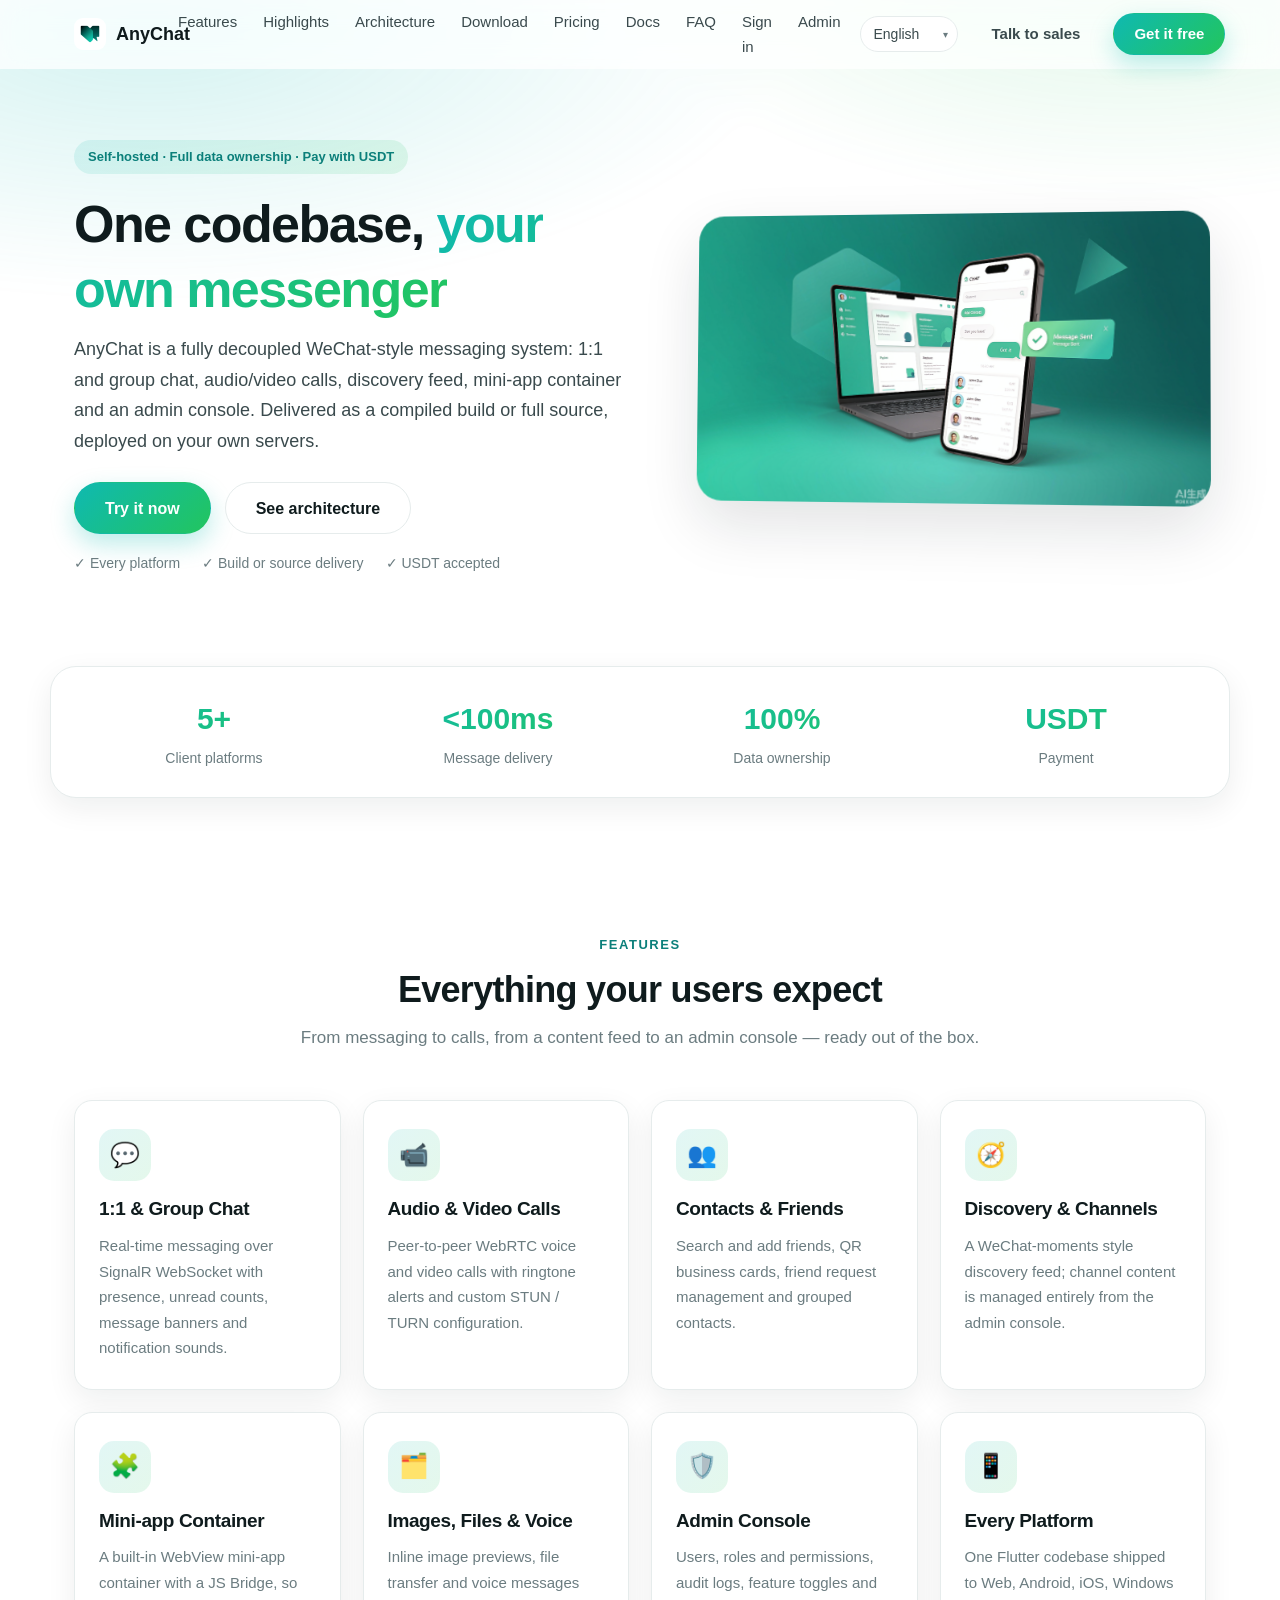
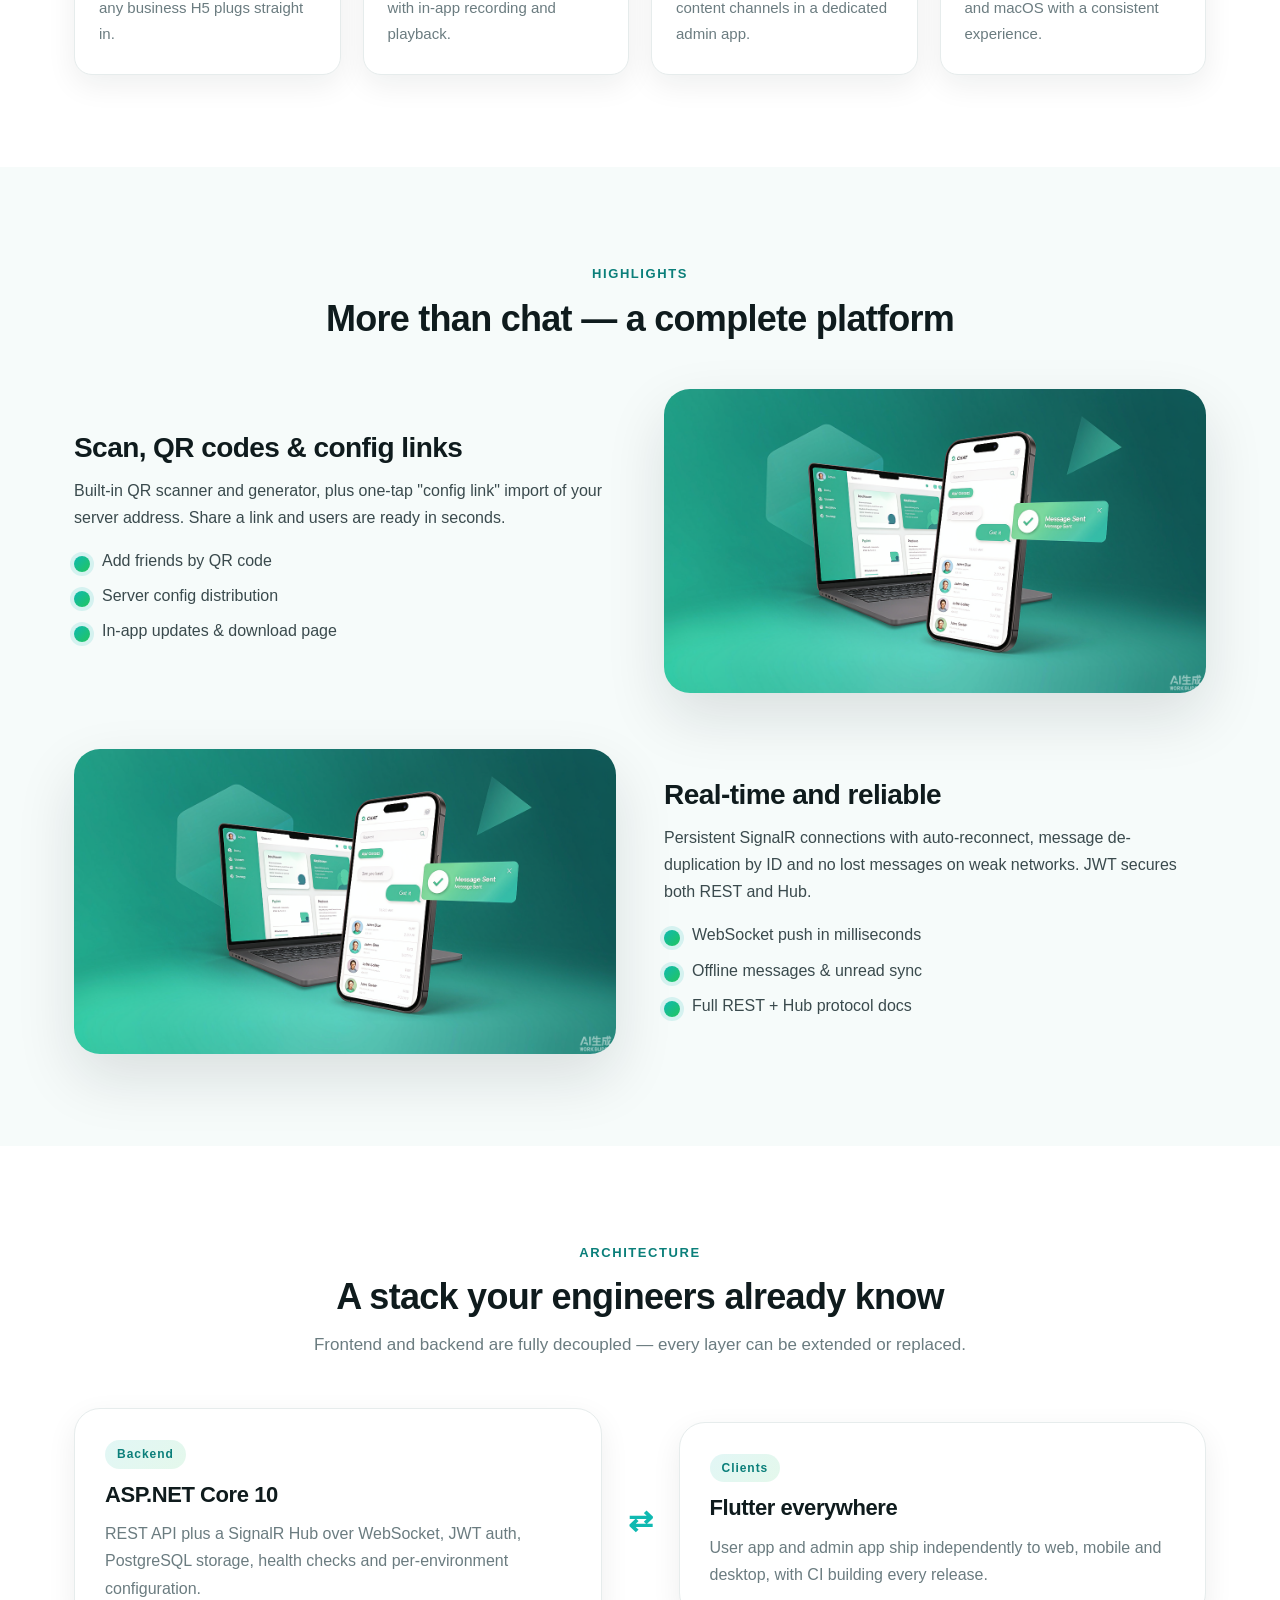
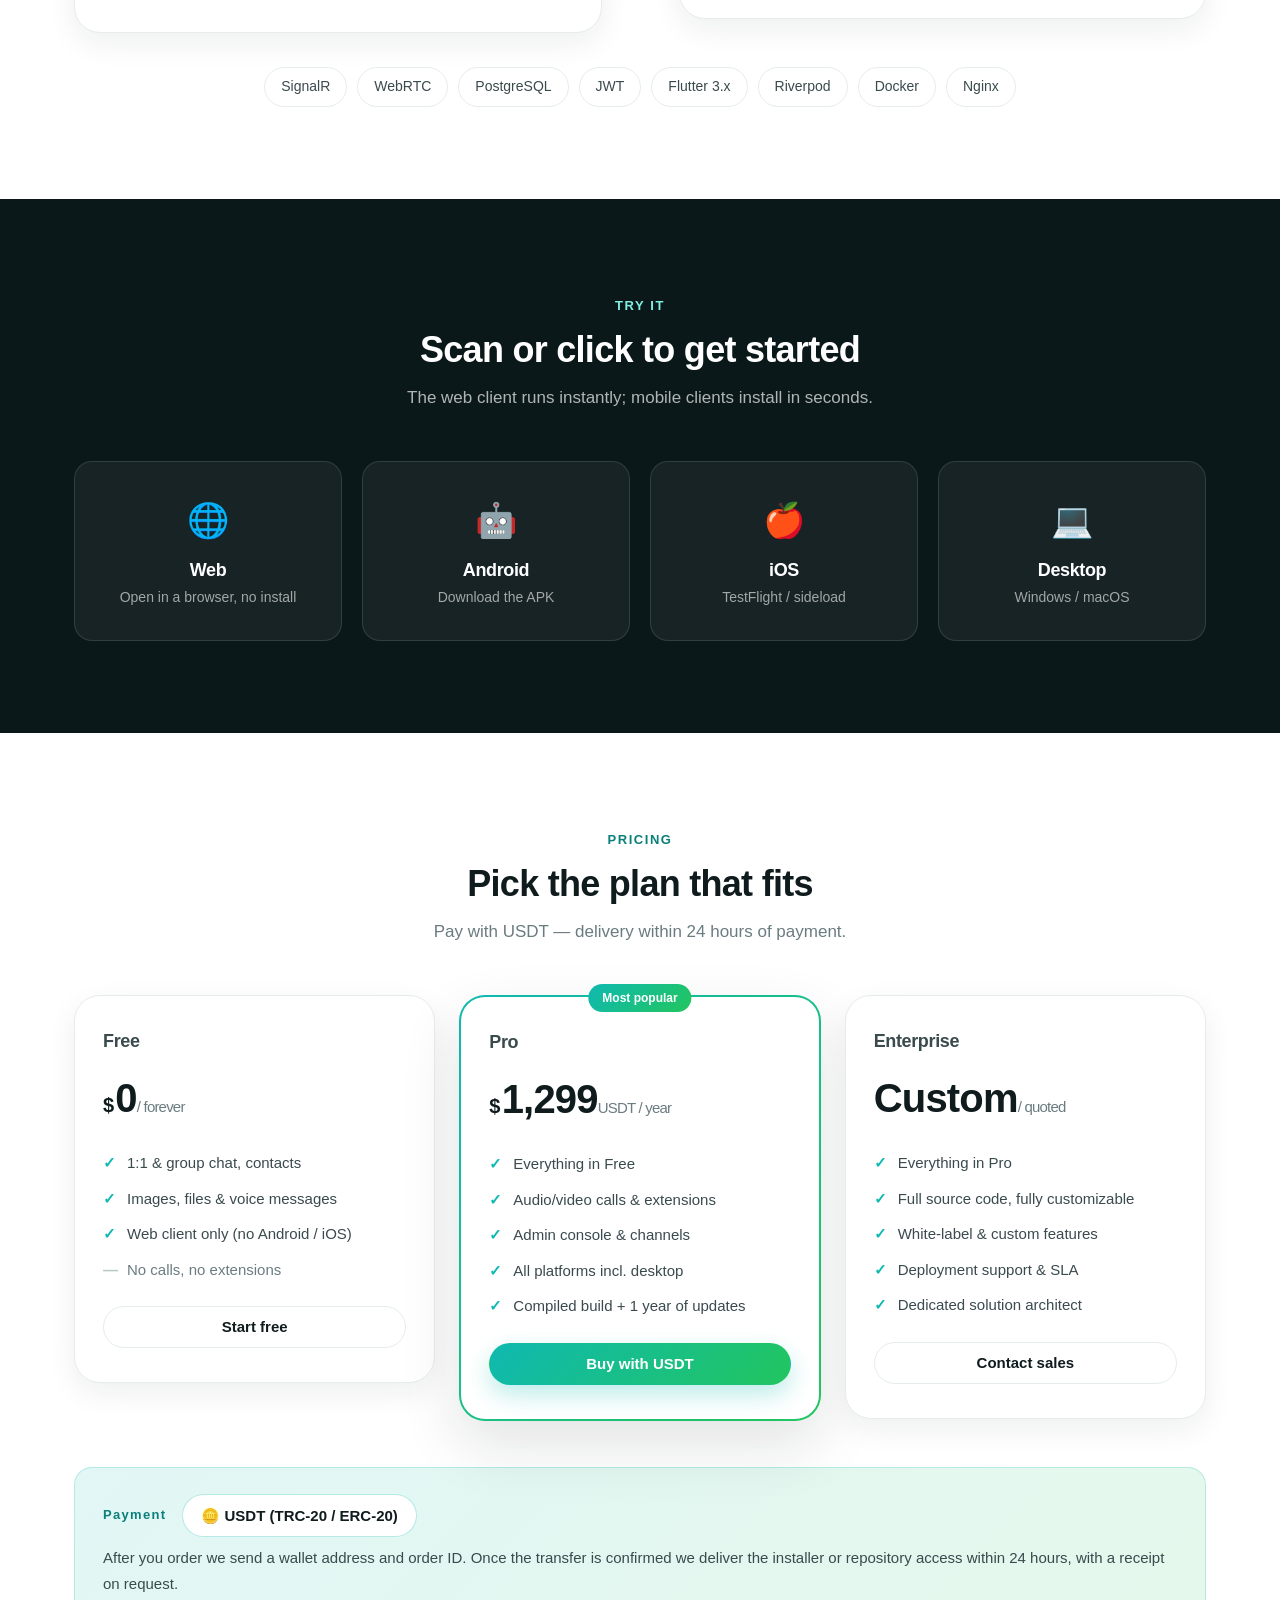
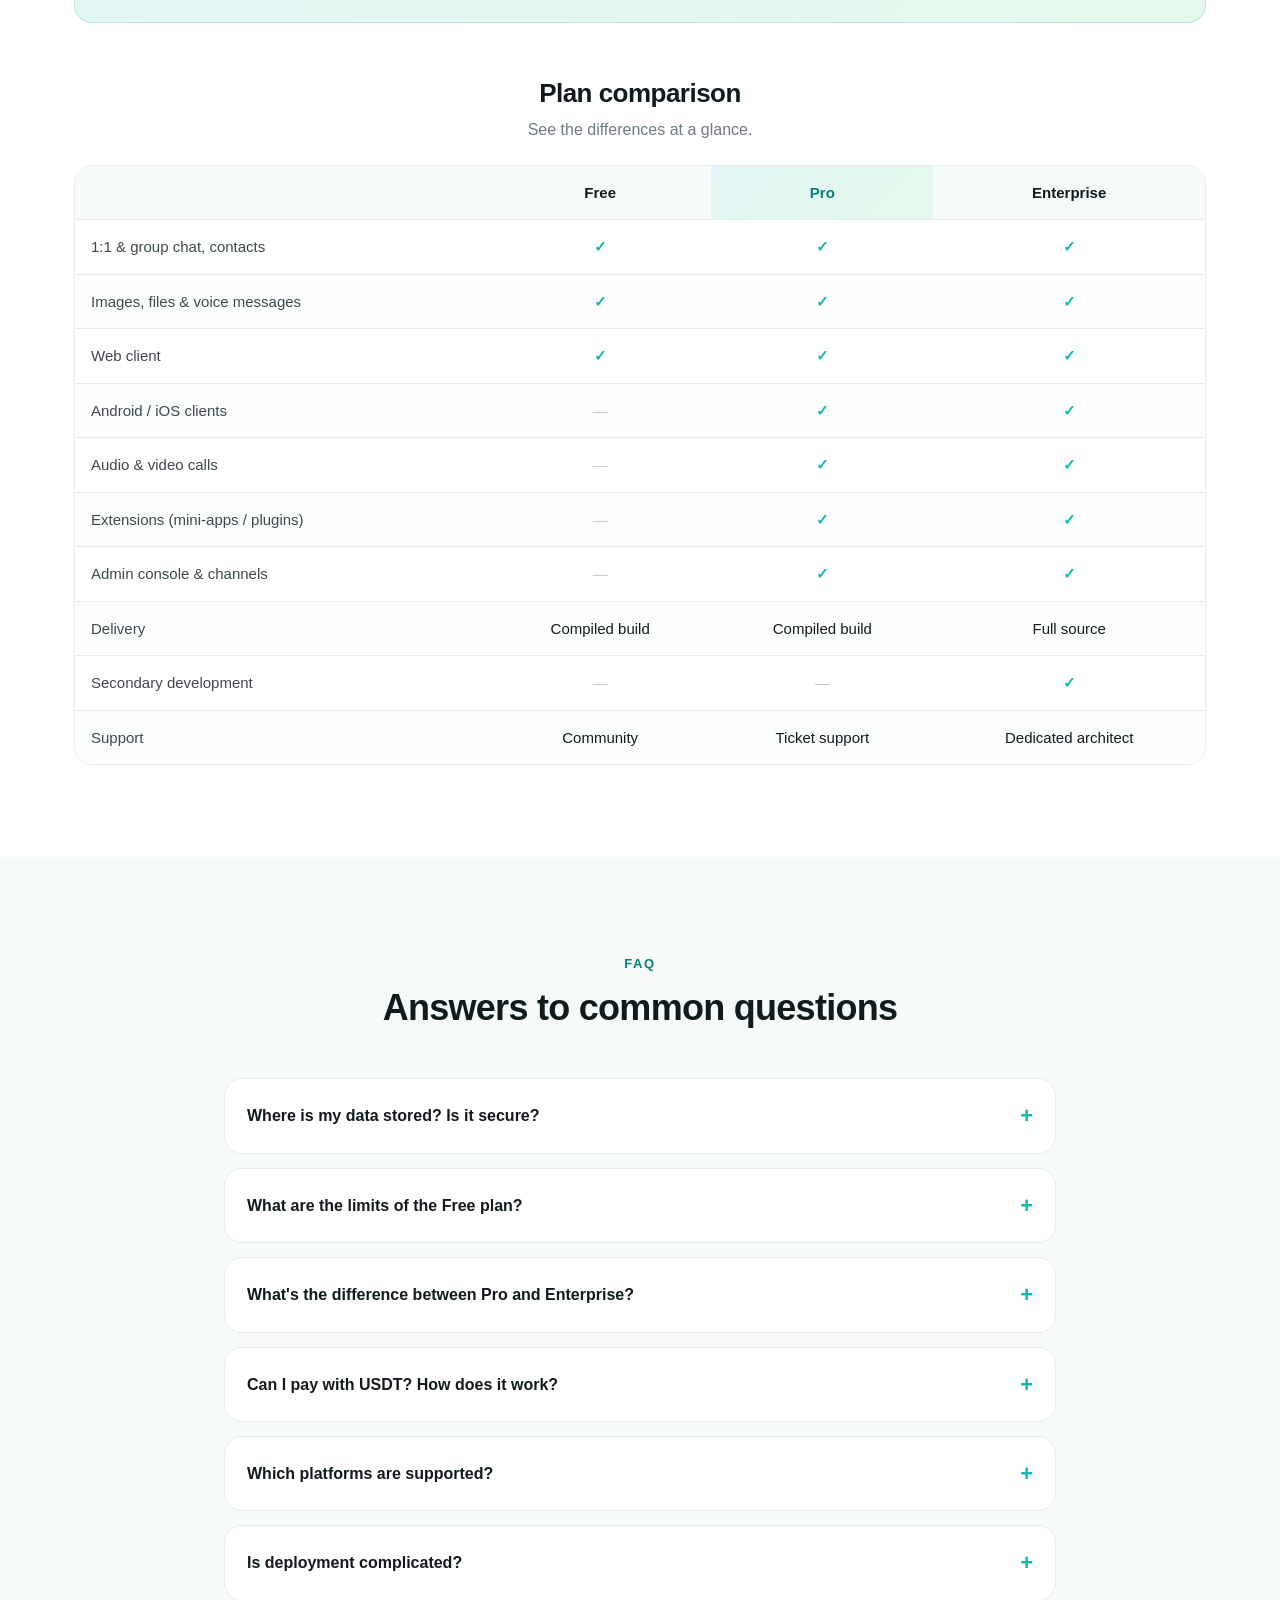
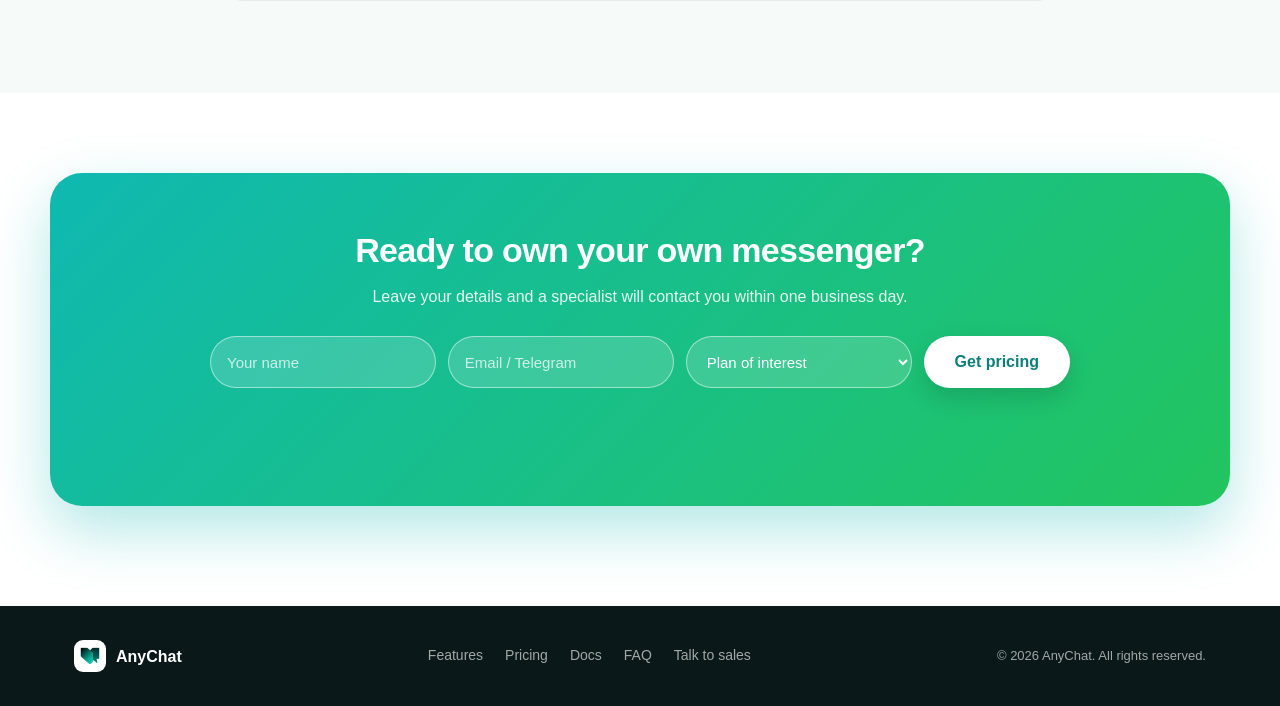
<file: index.html>
<!DOCTYPE html>
<html lang="en">
<head>
  <meta charset="UTF-8" />
  <meta name="viewport" content="width=device-width, initial-scale=1.0" />
  <title data-i18n="meta.title">AnyChat — WeChat-style Real-time Messaging · Self-hosted IM Solution</title>
  <meta name="description" data-i18n-attr="content|meta.desc" content="AnyChat is a fully decoupled WeChat-style messaging system: real-time chat, WebRTC audio/video calls, Flutter apps for every platform, admin console, self-hosted with full data ownership." />
  <link rel="icon" href="assets/img/logo.png" />
  <link rel="stylesheet" href="assets/css/style.css" />
</head>
<body>

  <!-- ======================= 导航 ======================= -->
  <header class="nav" id="nav">
    <div class="container nav-inner">
      <a class="brand" href="#top">
        <img src="assets/img/logo.png" alt="AnyChat" class="brand-logo" />
        <span class="brand-name">AnyChat</span>
      </a>
      <nav class="nav-links" id="navLinks">
        <a href="#features" data-i18n="nav.features">Features</a>
        <a href="#screens" data-i18n="nav.screens">Highlights</a>
        <a href="#architecture" data-i18n="nav.arch">Architecture</a>
        <a href="#download" data-i18n="nav.download">Download</a>
        <a href="#pricing" data-i18n="nav.pricing">Pricing</a>
        <a href="docs/index.html" data-i18n="nav.docs">Docs</a>
        <a href="#faq" data-i18n="nav.faq">FAQ</a>
        <a href="chat/" data-i18n="nav.login">Sign in</a>
        <a href="admin/" data-i18n="nav.admin">Admin</a>
      </nav>
      <div class="nav-actions">
        <label class="lang-picker">
          <span class="sr-only" data-i18n="lang.label">Language</span>
          <select id="langSelect" aria-label="Language"></select>
        </label>
        <a href="#pricing" class="btn btn-ghost" data-i18n="nav.consult">Talk to sales</a>
        <a href="#download" class="btn btn-primary" data-i18n="nav.cta">Get it free</a>
        <button class="nav-toggle" id="navToggle" aria-label="menu">
          <span></span><span></span><span></span>
        </button>
      </div>
    </div>
  </header>

  <!-- ======================= Hero ======================= -->
  <section class="hero" id="top">
    <div class="hero-bg" aria-hidden="true"></div>
    <div class="container hero-inner">
      <div class="hero-copy reveal">
        <span class="hero-badge" data-i18n="hero.badge">Self-hosted · Full data ownership · Pay with USDT</span>
        <h1>
          <span data-i18n="hero.titleA">One codebase,</span>
          <em class="grad" data-i18n="hero.titleB">your own messenger</em>
        </h1>
        <p class="hero-sub" data-i18n="hero.sub">AnyChat is a fully decoupled WeChat-style messaging system: 1:1 and group chat, audio/video calls, discovery feed, mini-app container and an admin console. Delivered as a compiled build or full source, deployed on your own servers.</p>
        <div class="hero-cta">
          <a href="#download" class="btn btn-primary btn-lg" data-i18n="hero.cta1">Try it now</a>
          <a href="#architecture" class="btn btn-outline btn-lg" data-i18n="hero.cta2">See architecture</a>
        </div>
        <ul class="hero-points">
          <li data-i18n="hero.p1">✓ Every platform</li>
          <li data-i18n="hero.p2">✓ Build or source delivery</li>
          <li data-i18n="hero.p3">✓ USDT accepted</li>
        </ul>
      </div>
      <div class="hero-art reveal">
        <img src="assets/img/hero.png" alt="AnyChat" />
      </div>
    </div>
  </section>

  <!-- ======================= 数据条 ======================= -->
  <section class="stats">
    <div class="container stats-grid">
      <div class="stat reveal"><strong>5+</strong><span data-i18n="stats.1">Client platforms</span></div>
      <div class="stat reveal"><strong>&lt;100ms</strong><span data-i18n="stats.2">Message delivery</span></div>
      <div class="stat reveal"><strong>100%</strong><span data-i18n="stats.3">Data ownership</span></div>
      <div class="stat reveal"><strong data-i18n="stats.4v">USDT</strong><span data-i18n="stats.4">Payment</span></div>
    </div>
  </section>

  <!-- ======================= 功能 ======================= -->
  <section class="section" id="features">
    <div class="container">
      <div class="section-head reveal">
        <span class="eyebrow" data-i18n="sec.feat.eyebrow">Features</span>
        <h2 data-i18n="sec.feat.title">Everything your users expect</h2>
        <p data-i18n="sec.feat.sub">From messaging to calls, from a content feed to an admin console — ready out of the box.</p>
      </div>
      <div class="feature-grid">
        <article class="feature-card reveal">
          <div class="feature-icon">💬</div>
          <h3 data-i18n="f1.t">1:1 &amp; Group Chat</h3>
          <p data-i18n="f1.d">Real-time messaging over SignalR WebSocket with presence, unread counts, message banners and notification sounds.</p>
        </article>
        <article class="feature-card reveal">
          <div class="feature-icon">📹</div>
          <h3 data-i18n="f2.t">Audio &amp; Video Calls</h3>
          <p data-i18n="f2.d">Peer-to-peer WebRTC voice and video calls with ringtone alerts and custom STUN / TURN configuration.</p>
        </article>
        <article class="feature-card reveal">
          <div class="feature-icon">👥</div>
          <h3 data-i18n="f3.t">Contacts &amp; Friends</h3>
          <p data-i18n="f3.d">Search and add friends, QR business cards, friend request management and grouped contacts.</p>
        </article>
        <article class="feature-card reveal">
          <div class="feature-icon">🧭</div>
          <h3 data-i18n="f4.t">Discovery &amp; Channels</h3>
          <p data-i18n="f4.d">A WeChat-moments style discovery feed; channel content is managed entirely from the admin console.</p>
        </article>
        <article class="feature-card reveal">
          <div class="feature-icon">🧩</div>
          <h3 data-i18n="f5.t">Mini-app Container</h3>
          <p data-i18n="f5.d">A built-in WebView mini-app container with a JS Bridge, so any business H5 plugs straight in.</p>
        </article>
        <article class="feature-card reveal">
          <div class="feature-icon">🗂️</div>
          <h3 data-i18n="f6.t">Images, Files &amp; Voice</h3>
          <p data-i18n="f6.d">Inline image previews, file transfer and voice messages with in-app recording and playback.</p>
        </article>
        <article class="feature-card reveal">
          <div class="feature-icon">🛡️</div>
          <h3 data-i18n="f7.t">Admin Console</h3>
          <p data-i18n="f7.d">Users, roles and permissions, audit logs, feature toggles and content channels in a dedicated admin app.</p>
        </article>
        <article class="feature-card reveal">
          <div class="feature-icon">📱</div>
          <h3 data-i18n="f8.t">Every Platform</h3>
          <p data-i18n="f8.d">One Flutter codebase shipped to Web, Android, iOS, Windows and macOS with a consistent experience.</p>
        </article>
      </div>
    </div>
  </section>

  <!-- ======================= 亮点 ======================= -->
  <section class="section section-alt" id="screens">
    <div class="container">
      <div class="section-head reveal">
        <span class="eyebrow" data-i18n="sec.scr.eyebrow">Highlights</span>
        <h2 data-i18n="sec.scr.title">More than chat — a complete platform</h2>
      </div>
      <div class="split">
        <div class="split-copy reveal">
          <h3 data-i18n="s1.t">Scan, QR codes &amp; config links</h3>
          <p data-i18n="s1.d">Built-in QR scanner and generator, plus one-tap "config link" import of your server address. Share a link and users are ready in seconds.</p>
          <ul class="check-list">
            <li data-i18n="s1.l1">Add friends by QR code</li>
            <li data-i18n="s1.l2">Server config distribution</li>
            <li data-i18n="s1.l3">In-app updates &amp; download page</li>
          </ul>
        </div>
        <div class="split-art reveal">
          <img src="assets/img/hero.png" alt="AnyChat" loading="lazy" />
        </div>
      </div>
      <div class="split split-reverse">
        <div class="split-copy reveal">
          <h3 data-i18n="s2.t">Real-time and reliable</h3>
          <p data-i18n="s2.d">Persistent SignalR connections with auto-reconnect, message de-duplication by ID and no lost messages on weak networks. JWT secures both REST and Hub.</p>
          <ul class="check-list">
            <li data-i18n="s2.l1">WebSocket push in milliseconds</li>
            <li data-i18n="s2.l2">Offline messages &amp; unread sync</li>
            <li data-i18n="s2.l3">Full REST + Hub protocol docs</li>
          </ul>
        </div>
        <div class="split-art reveal">
          <img src="assets/img/hero.png" alt="AnyChat" loading="lazy" />
        </div>
      </div>
    </div>
  </section>

  <!-- ======================= 架构 ======================= -->
  <section class="section" id="architecture">
    <div class="container">
      <div class="section-head reveal">
        <span class="eyebrow" data-i18n="sec.arch.eyebrow">Architecture</span>
        <h2 data-i18n="sec.arch.title">A stack your engineers already know</h2>
        <p data-i18n="sec.arch.sub">Frontend and backend are fully decoupled — every layer can be extended or replaced.</p>
      </div>
      <div class="arch-grid">
        <div class="arch-card reveal">
          <span class="arch-tag" data-i18n="arch.server">Backend</span>
          <h3 data-i18n="arch.server.t">ASP.NET Core 10</h3>
          <p data-i18n="arch.server.d">REST API plus a SignalR Hub over WebSocket, JWT auth, PostgreSQL storage, health checks and per-environment configuration.</p>
        </div>
        <div class="arch-connector reveal" aria-hidden="true">⇄</div>
        <div class="arch-card reveal">
          <span class="arch-tag" data-i18n="arch.client">Clients</span>
          <h3 data-i18n="arch.client.t">Flutter everywhere</h3>
          <p data-i18n="arch.client.d">User app and admin app ship independently to web, mobile and desktop, with CI building every release.</p>
        </div>
      </div>
      <div class="arch-chips reveal">
        <span class="chip">SignalR</span><span class="chip">WebRTC</span>
        <span class="chip">PostgreSQL</span><span class="chip">JWT</span>
        <span class="chip">Flutter 3.x</span><span class="chip">Riverpod</span>
        <span class="chip">Docker</span><span class="chip">Nginx</span>
      </div>
    </div>
  </section>

  <!-- ======================= 下载 ======================= -->
  <section class="section section-dark" id="download">
    <div class="container">
      <div class="section-head reveal">
        <span class="eyebrow light" data-i18n="sec.dl.eyebrow">Try it</span>
        <h2 data-i18n="sec.dl.title">Scan or click to get started</h2>
        <p class="light-p" data-i18n="sec.dl.sub">The web client runs instantly; mobile clients install in seconds.</p>
      </div>
      <div class="download-grid">
        <a class="dl-card reveal" href="#" data-dl="web">
          <div class="dl-icon">🌐</div>
          <h3 data-i18n="dl.web.t">Web</h3>
          <p data-i18n="dl.web.d">Open in a browser, no install</p>
        </a>
        <a class="dl-card reveal" href="#" data-dl="android">
          <div class="dl-icon">🤖</div>
          <h3 data-i18n="dl.android.t">Android</h3>
          <p data-i18n="dl.android.d">Download the APK</p>
        </a>
        <a class="dl-card reveal" href="#" data-dl="ios">
          <div class="dl-icon">🍎</div>
          <h3 data-i18n="dl.ios.t">iOS</h3>
          <p data-i18n="dl.ios.d">TestFlight / sideload</p>
        </a>
        <a class="dl-card reveal" href="#" data-dl="desktop">
          <div class="dl-icon">💻</div>
          <h3 data-i18n="dl.desktop.t">Desktop</h3>
          <p data-i18n="dl.desktop.d">Windows / macOS</p>
        </a>
      </div>
    </div>
  </section>

  <!-- ======================= 定价 ======================= -->
  <section class="section" id="pricing">
    <div class="container">
      <div class="section-head reveal">
        <span class="eyebrow" data-i18n="sec.pr.eyebrow">Pricing</span>
        <h2 data-i18n="sec.pr.title">Pick the plan that fits</h2>
        <p data-i18n="sec.pr.sub">Pay with USDT — delivery within 24 hours of payment.</p>
      </div>

      <div class="pricing-grid">
        <!-- 免费版 -->
        <article class="price-card reveal">
          <h3 data-i18n="plan.free.name">Free</h3>
          <div class="price"><em>$</em><span data-i18n="plan.free.price">0</span><span class="unit" data-i18n="plan.free.unit">/ forever</span></div>
          <ul class="price-list">
            <li data-i18n="plan.free.f1">1:1 &amp; group chat, contacts</li>
            <li data-i18n="plan.free.f2">Images, files &amp; voice messages</li>
            <li data-i18n="plan.free.f3">Web client only (no Android / iOS)</li>
            <li class="off" data-i18n="plan.free.f4">No calls, no extensions</li>
          </ul>
          <a href="#contact" class="btn btn-outline btn-block" data-i18n="plan.free.btn">Start free</a>
        </article>

        <!-- 专业版 -->
        <article class="price-card featured reveal">
          <span class="price-flag" data-i18n="plan.recommend">Most popular</span>
          <h3 data-i18n="plan.pro.name">Pro</h3>
          <div class="price"><em>$</em><span data-i18n="plan.pro.price">1,299</span><span class="unit" data-i18n="plan.pro.unit">USDT / year</span></div>
          <ul class="price-list">
            <li data-i18n="plan.pro.f1">Everything in Free</li>
            <li data-i18n="plan.pro.f2">Audio/video calls &amp; extensions</li>
            <li data-i18n="plan.pro.f3">Admin console &amp; channels</li>
            <li data-i18n="plan.pro.f4">All platforms incl. desktop</li>
            <li data-i18n="plan.pro.f5">Compiled build + 1 year of updates</li>
          </ul>
          <a href="#contact" class="btn btn-primary btn-block" data-i18n="plan.pro.btn">Buy with USDT</a>
        </article>

        <!-- 企业版 -->
        <article class="price-card reveal">
          <h3 data-i18n="plan.ent.name">Enterprise</h3>
          <div class="price"><span data-i18n="plan.ent.price">Custom</span><span class="unit" data-i18n="plan.ent.unit">/ quoted</span></div>
          <ul class="price-list">
            <li data-i18n="plan.ent.f1">Everything in Pro</li>
            <li data-i18n="plan.ent.f2">Full source code, fully customizable</li>
            <li data-i18n="plan.ent.f3">White-label &amp; custom features</li>
            <li data-i18n="plan.ent.f4">Deployment support &amp; SLA</li>
            <li data-i18n="plan.ent.f5">Dedicated solution architect</li>
          </ul>
          <a href="#contact" class="btn btn-outline btn-block" data-i18n="plan.ent.btn">Contact sales</a>
        </article>
      </div>

      <!-- 付款方式 -->
      <div class="pay-box reveal">
        <div class="pay-methods">
          <span class="pay-label" data-i18n="pay.title">Payment</span>
          <span class="pay-badge">🪙 <b data-i18n="pay.usdt">USDT (TRC-20 / ERC-20)</b></span>
        </div>
        <p data-i18n="pay.note">After you order we send a wallet address and order ID. Once the transfer is confirmed we deliver the installer or repository access within 24 hours, with a receipt on request.</p>
      </div>

      <!-- 功能对比表 -->
      <div class="cmp-wrap reveal">
        <h3 class="cmp-title" data-i18n="cmp.title">Plan comparison</h3>
        <p class="cmp-sub" data-i18n="cmp.sub">See the differences at a glance.</p>
        <div class="cmp-scroll">
          <table class="cmp-table">
            <thead>
              <tr>
                <th></th>
                <th data-i18n="cmp.col1">Free</th>
                <th class="hl" data-i18n="cmp.col2">Pro</th>
                <th data-i18n="cmp.col3">Enterprise</th>
              </tr>
            </thead>
            <tbody>
              <tr><td data-i18n="cmp.r1">1:1 &amp; group chat, contacts</td><td class="yes">✓</td><td class="yes">✓</td><td class="yes">✓</td></tr>
              <tr><td data-i18n="cmp.r2">Images, files &amp; voice messages</td><td class="yes">✓</td><td class="yes">✓</td><td class="yes">✓</td></tr>
              <tr><td data-i18n="cmp.r3">Web client</td><td class="yes">✓</td><td class="yes">✓</td><td class="yes">✓</td></tr>
              <tr><td data-i18n="cmp.r3m">Android / iOS clients</td><td class="no">—</td><td class="yes">✓</td><td class="yes">✓</td></tr>
              <tr><td data-i18n="cmp.r4">Audio &amp; video calls</td><td class="no">—</td><td class="yes">✓</td><td class="yes">✓</td></tr>
              <tr><td data-i18n="cmp.r5">Extensions (mini-apps / plugins)</td><td class="no">—</td><td class="yes">✓</td><td class="yes">✓</td></tr>
              <tr><td data-i18n="cmp.r6">Admin console &amp; channels</td><td class="no">—</td><td class="yes">✓</td><td class="yes">✓</td></tr>
              <tr><td data-i18n="cmp.r7">Delivery</td><td data-i18n="cmp.d1">Compiled build</td><td data-i18n="cmp.d2">Compiled build</td><td data-i18n="cmp.d3">Full source</td></tr>
              <tr><td data-i18n="cmp.r8">Secondary development</td><td class="no">—</td><td class="no">—</td><td class="yes">✓</td></tr>
              <tr><td data-i18n="cmp.r9">Support</td><td data-i18n="cmp.s1">Community</td><td data-i18n="cmp.s2">Ticket support</td><td data-i18n="cmp.s3">Dedicated architect</td></tr>
            </tbody>
          </table>
        </div>
      </div>
    </div>
  </section>

  <!-- ======================= FAQ ======================= -->
  <section class="section section-alt" id="faq">
    <div class="container container-narrow">
      <div class="section-head reveal">
        <span class="eyebrow" data-i18n="sec.faq.eyebrow">FAQ</span>
        <h2 data-i18n="sec.faq.title">Answers to common questions</h2>
      </div>
      <div class="faq-list">
        <details class="faq-item reveal">
          <summary data-i18n="faq.q1">Where is my data stored? Is it secure?</summary>
          <p data-i18n="faq.a1">Everything runs on your own servers. Messages, files and user data live in your own PostgreSQL database and never pass through a third party — you own 100% of your data.</p>
        </details>
        <details class="faq-item reveal">
          <summary data-i18n="faq.q2">What are the limits of the Free plan?</summary>
          <p data-i18n="faq.a2">Free includes full text, image, file and voice messaging plus contacts and group chat. It does not include audio/video calls, extensions (mini-app container, plugins) or the admin console. Upgrade to Pro to unlock them.</p>
        </details>
        <details class="faq-item reveal">
          <summary data-i18n="faq.q3">What's the difference between Pro and Enterprise?</summary>
          <p data-i18n="faq.a3">Pro ships a compiled build you can deploy directly, with calls and extensions enabled. Enterprise adds the complete frontend and backend source code so you can customize freely and white-label the product.</p>
        </details>
        <details class="faq-item reveal">
          <summary data-i18n="faq.q4">Can I pay with USDT? How does it work?</summary>
          <p data-i18n="faq.a4">Yes — USDT on TRC-20 or ERC-20. After you submit your request we provide a wallet address and order ID; once the transfer is confirmed on-chain we deliver within 24 hours and can issue a receipt.</p>
        </details>
        <details class="faq-item reveal">
          <summary data-i18n="faq.q5">Which platforms are supported?</summary>
          <p data-i18n="faq.a5">Web, Android, iOS, Windows and macOS. One Flutter codebase ships to every platform with consistent features, and CI builds each release automatically.</p>
        </details>
        <details class="faq-item reveal">
          <summary data-i18n="faq.q6">Is deployment complicated?</summary>
          <p data-i18n="faq.a6">Not really. The backend is a single ASP.NET Core service plus PostgreSQL (docker compose starts the database in one command), and CI produces the client artifacts, so routine ops work is enough.</p>
        </details>
      </div>
    </div>
  </section>

  <!-- ======================= 联系 / CTA ======================= -->
  <section class="section section-cta" id="contact">
    <div class="container cta-box reveal">
      <h2 data-i18n="cta.title">Ready to own your own messenger?</h2>
      <p data-i18n="cta.sub">Leave your details and a specialist will contact you within one business day.</p>
      <form class="cta-form" id="contactForm" action="#" method="post">
        <input type="text" name="name" data-i18n-attr="placeholder|cta.name" placeholder="Your name" required />
        <input type="text" name="email" data-i18n-attr="placeholder|cta.email" placeholder="Email / Telegram" required />
        <select name="plan" required>
          <option value="" disabled selected data-i18n="cta.plan">Plan of interest</option>
          <option data-i18n="plan.free.name">Free</option>
          <option data-i18n="plan.pro.name">Pro</option>
          <option data-i18n="plan.ent.name">Enterprise</option>
        </select>
        <button type="submit" class="btn btn-primary btn-lg" data-i18n="cta.btn">Get pricing</button>
      </form>
      <p class="form-tip" id="formTip"></p>
    </div>
  </section>

  <!-- ======================= Footer ======================= -->
  <footer class="footer">
    <div class="container footer-inner">
      <div class="footer-brand">
        <img src="assets/img/logo.png" alt="" class="brand-logo" />
        <span>AnyChat</span>
      </div>
      <nav class="footer-links">
        <a href="#features" data-i18n="nav.features">Features</a>
        <a href="#pricing" data-i18n="nav.pricing">Pricing</a>
        <a href="docs/index.html" data-i18n="nav.docs">Docs</a>
        <a href="#faq" data-i18n="nav.faq">FAQ</a>
        <a href="#contact" data-i18n="nav.consult">Talk to sales</a>
      </nav>
      <p class="copyright" data-i18n="footer.rights">© 2026 AnyChat. All rights reserved.</p>
    </div>
  </footer>

  <script src="assets/js/i18n.js"></script>
  <script src="assets/js/main.js"></script>
</body>
</html>
</file>
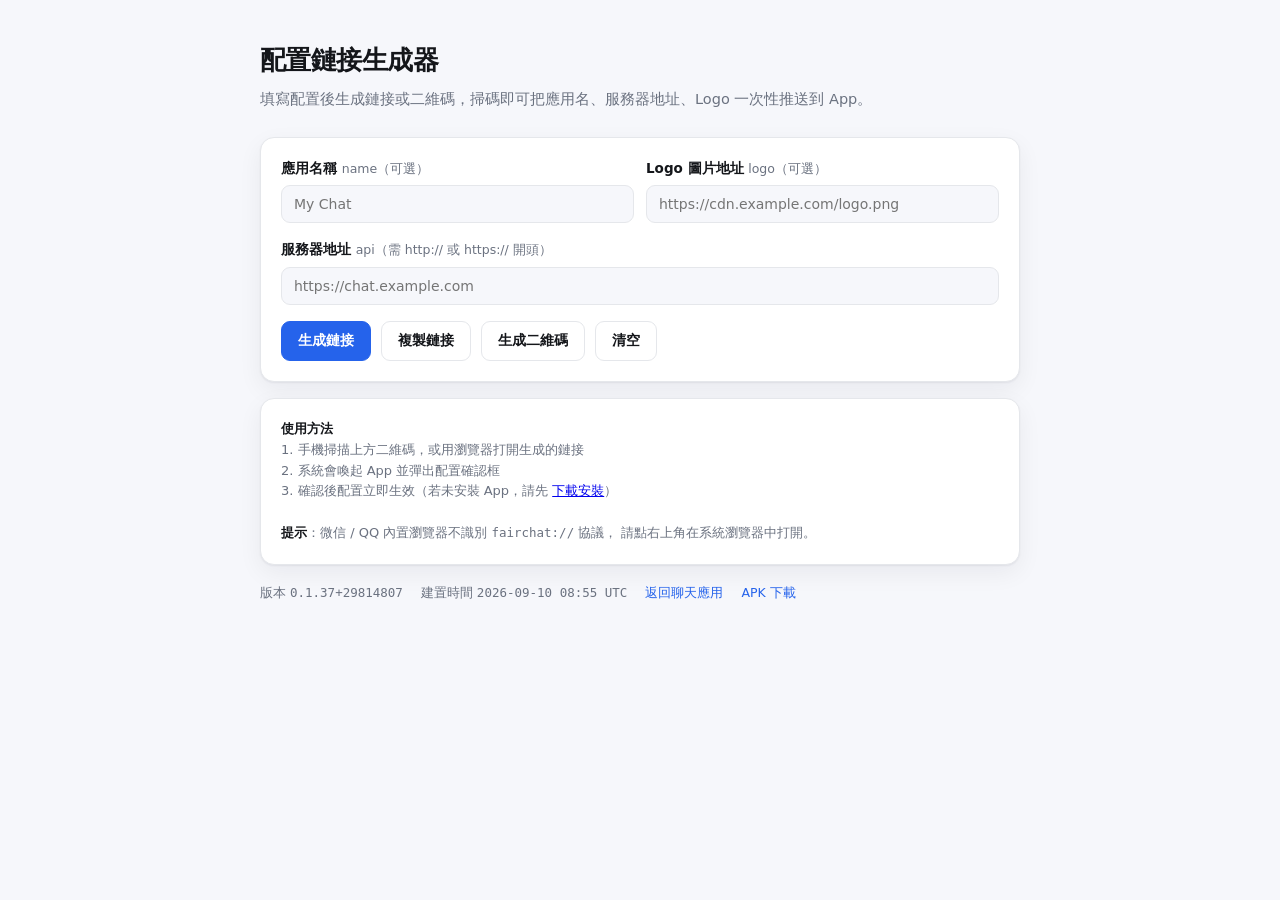
<file: config/index.html>
<!DOCTYPE html>
<html lang="zh-Hant">
<head>
<meta charset="utf-8">
<meta name="viewport" content="width=device-width, initial-scale=1">
<title>配置鏈接生成器</title>
<style>
  :root{--bg:#f6f7fb;--card:#fff;--text:#14161a;--muted:#6b7280;--accent:#2563eb;--border:#e5e7eb;
        --shadow:0 1px 2px rgba(16,24,40,.06),0 8px 24px rgba(16,24,40,.06);}
  @media (prefers-color-scheme:dark){:root{--bg:#0f1116;--card:#171a21;--text:#e8eaed;--muted:#9aa3b2;
        --accent:#60a5fa;--border:#262b36;--shadow:0 1px 2px rgba(0,0,0,.4),0 8px 24px rgba(0,0,0,.35);}}
  *{box-sizing:border-box}
  body{margin:0;padding:40px 20px 64px;background:var(--bg);color:var(--text);
       font-family:system-ui,-apple-system,"Segoe UI","Noto Sans TC","Microsoft JhengHei",sans-serif;line-height:1.6}
  .wrap{max-width:760px;margin:0 auto}
  h1{margin:0 0 6px;font-size:26px;letter-spacing:-.02em}
  .sub{margin:0 0 26px;color:var(--muted);font-size:14.5px}
  .card{background:var(--card);border:1px solid var(--border);border-radius:14px;
        box-shadow:var(--shadow);padding:20px;margin-bottom:16px}
  label{display:block;font-size:13.5px;font-weight:600;margin:0 0 6px}
  .hint{font-weight:400;color:var(--muted);font-size:12.5px}
  input[type=text]{width:100%;padding:10px 12px;border:1px solid var(--border);border-radius:9px;
        background:var(--bg);color:var(--text);font-size:14px;font-family:inherit}
  input[type=text]:focus{outline:none;border-color:var(--accent)}
  .field{margin-bottom:16px}
  .row{display:grid;grid-template-columns:1fr 1fr;gap:12px}
  @media (max-width:600px){.row{grid-template-columns:1fr}}
  button{font-family:inherit;font-size:14px;font-weight:600;padding:10px 16px;border-radius:9px;
         border:1px solid var(--border);background:var(--card);color:var(--text);cursor:pointer}
  button:hover{border-color:var(--accent)}
  button.primary{background:var(--accent);border-color:var(--accent);color:#fff}
  .btns{display:flex;flex-wrap:wrap;gap:10px;margin-top:4px}
  pre{background:var(--bg);border:1px solid var(--border);border-radius:9px;padding:12px;
      overflow-x:auto;font-size:12.5px;margin:0 0 12px;word-break:break-all;white-space:pre-wrap}
  #qr{display:flex;justify-content:center;padding:14px 0 4px}
  #qr img,#qr canvas{background:#fff;padding:10px;border-radius:10px}
  .note{font-size:13px;color:var(--muted)}
  .note strong{color:var(--text)}
  .warn{margin-top:14px;padding:12px 14px;border-radius:10px;font-size:13px;
        background:#fff7ed;border:1px solid #fed7aa;color:#9a3412}
  @media (prefers-color-scheme:dark){.warn{background:#2a1c0f;border-color:#7c4a1d;color:#fcd9a8}}
  footer{margin-top:18px;font-size:12.5px;color:var(--muted);display:flex;flex-wrap:wrap;gap:6px 18px}
  footer a{color:var(--accent);text-decoration:none}
  code{font-family:ui-monospace,SFMono-Regular,Menlo,monospace;font-size:12.5px}
</style>
</head>
<body>
<div class="wrap">
  <h1>配置鏈接生成器</h1>
  <p class="sub">填寫配置後生成鏈接或二維碼，掃碼即可把應用名、服務器地址、Logo 一次性推送到 App。</p>

  <div class="card">
    <div class="row">
      <div class="field">
        <label>應用名稱 <span class="hint">name（可選）</span></label>
        <input type="text" id="f-name" placeholder="My Chat" autocomplete="off">
      </div>
      <div class="field">
        <label>Logo 圖片地址 <span class="hint">logo（可選）</span></label>
        <input type="text" id="f-logo" placeholder="https://cdn.example.com/logo.png" autocomplete="off">
      </div>
    </div>
    <div class="field">
      <label>服務器地址 <span class="hint">api（需 http:// 或 https:// 開頭）</span></label>
      <input type="text" id="f-api" placeholder="https://chat.example.com" autocomplete="off">
    </div>
    <div class="btns">
      <button class="primary" onclick="gen()">生成鏈接</button>
      <button onclick="copyLink()">複製鏈接</button>
      <button onclick="genQr()">生成二維碼</button>
      <button onclick="clearAll()">清空</button>
    </div>
  </div>

  <div class="card" id="out" style="display:none">
    <pre id="link"></pre>
    <div class="btns" style="margin-bottom:8px">
      <button onclick="openApp()">在 App 中打開</button>
      <button onclick="genQr()">重新生成二維碼</button>
    </div>
    <div id="qr"></div>
    <div class="warn">
      此鏈接會把 App 的服務器地址改為上面填寫的值。請只在信任的環境下分發——
      App 安裝後首次打開此鏈接時會彈出確認框，用戶同意後才會生效。
    </div>
  </div>

  <div class="card">
    <div class="note">
      <strong>使用方法</strong><br>
      1. 手機掃描上方二維碼，或用瀏覽器打開生成的鏈接<br>
      2. 系統會喚起 App 並彈出配置確認框<br>
      3. 確認後配置立即生效（若未安裝 App，請先
      <a href="../download/">下載安裝</a>）<br><br>
      <strong>提示</strong>：微信 / QQ 內置瀏覽器不識別 <code>fairchat://</code> 協議，
      請點右上角在系統瀏覽器中打開。
    </div>
  </div>

  <footer>
    <span>版本 <code>0.1.37+29814807</code></span>
    <span>建置時間 <code>2026-09-10 08:55 UTC</code></span>
    <a href="../chat/">返回聊天應用</a>
    <a href="../download/">APK 下載</a>
  </footer>
</div>

<script>
// QR code generator: qrcodejs (MIT License) — inlined so the page works
// offline and has no external dependency.
var QRCode;!function(){function a(a){this.mode=c.MODE_8BIT_BYTE,this.data=a,this.parsedData=[];for(var b=[],d=0,e=this.data.length;e>d;d++){var f=this.data.charCodeAt(d);f>65536?(b[0]=240|(1835008&f)>>>18,b[1]=128|(258048&f)>>>12,b[2]=128|(4032&f)>>>6,b[3]=128|63&f):f>2048?(b[0]=224|(61440&f)>>>12,b[1]=128|(4032&f)>>>6,b[2]=128|63&f):f>128?(b[0]=192|(1984&f)>>>6,b[1]=128|63&f):b[0]=f,this.parsedData=this.parsedData.concat(b)}this.parsedData.length!=this.data.length&&(this.parsedData.unshift(191),this.parsedData.unshift(187),this.parsedData.unshift(239))}function b(a,b){this.typeNumber=a,this.errorCorrectLevel=b,this.modules=null,this.moduleCount=0,this.dataCache=null,this.dataList=[]}function i(a,b){if(void 0==a.length)throw new Error(a.length+"/"+b);for(var c=0;c<a.length&&0==a[c];)c++;this.num=new Array(a.length-c+b);for(var d=0;d<a.length-c;d++)this.num[d]=a[d+c]}function j(a,b){this.totalCount=a,this.dataCount=b}function k(){this.buffer=[],this.length=0}function m(){return"undefined"!=typeof CanvasRenderingContext2D}function n(){var a=!1,b=navigator.userAgent;return/android/i.test(b)&&(a=!0,aMat=b.toString().match(/android ([0-9]\.[0-9])/i),aMat&&aMat[1]&&(a=parseFloat(aMat[1]))),a}function r(a,b){for(var c=1,e=s(a),f=0,g=l.length;g>=f;f++){var h=0;switch(b){case d.L:h=l[f][0];break;case d.M:h=l[f][1];break;case d.Q:h=l[f][2];break;case d.H:h=l[f][3]}if(h>=e)break;c++}if(c>l.length)throw new Error("Too long data");return c}function s(a){var b=encodeURI(a).toString().replace(/\%[0-9a-fA-F]{2}/g,"a");return b.length+(b.length!=a?3:0)}a.prototype={getLength:function(){return this.parsedData.length},write:function(a){for(var b=0,c=this.parsedData.length;c>b;b++)a.put(this.parsedData[b],8)}},b.prototype={addData:function(b){var c=new a(b);this.dataList.push(c),this.dataCache=null},isDark:function(a,b){if(0>a||this.moduleCount<=a||0>b||this.moduleCount<=b)throw new Error(a+","+b);return this.modules[a][b]},getModuleCount:function(){return this.moduleCount},make:function(){this.makeImpl(!1,this.getBestMaskPattern())},makeImpl:function(a,c){this.moduleCount=4*this.typeNumber+17,this.modules=new Array(this.moduleCount);for(var d=0;d<this.moduleCount;d++){this.modules[d]=new Array(this.moduleCount);for(var e=0;e<this.moduleCount;e++)this.modules[d][e]=null}this.setupPositionProbePattern(0,0),this.setupPositionProbePattern(this.moduleCount-7,0),this.setupPositionProbePattern(0,this.moduleCount-7),this.setupPositionAdjustPattern(),this.setupTimingPattern(),this.setupTypeInfo(a,c),this.typeNumber>=7&&this.setupTypeNumber(a),null==this.dataCache&&(this.dataCache=b.createData(this.typeNumber,this.errorCorrectLevel,this.dataList)),this.mapData(this.dataCache,c)},setupPositionProbePattern:function(a,b){for(var c=-1;7>=c;c++)if(!(-1>=a+c||this.moduleCount<=a+c))for(var d=-1;7>=d;d++)-1>=b+d||this.moduleCount<=b+d||(this.modules[a+c][b+d]=c>=0&&6>=c&&(0==d||6==d)||d>=0&&6>=d&&(0==c||6==c)||c>=2&&4>=c&&d>=2&&4>=d?!0:!1)},getBestMaskPattern:function(){for(var a=0,b=0,c=0;8>c;c++){this.makeImpl(!0,c);var d=f.getLostPoint(this);(0==c||a>d)&&(a=d,b=c)}return b},createMovieClip:function(a,b,c){var d=a.createEmptyMovieClip(b,c),e=1;this.make();for(var f=0;f<this.modules.length;f++)for(var g=f*e,h=0;h<this.modules[f].length;h++){var i=h*e,j=this.modules[f][h];j&&(d.beginFill(0,100),d.moveTo(i,g),d.lineTo(i+e,g),d.lineTo(i+e,g+e),d.lineTo(i,g+e),d.endFill())}return d},setupTimingPattern:function(){for(var a=8;a<this.moduleCount-8;a++)null==this.modules[a][6]&&(this.modules[a][6]=0==a%2);for(var b=8;b<this.moduleCount-8;b++)null==this.modules[6][b]&&(this.modules[6][b]=0==b%2)},setupPositionAdjustPattern:function(){for(var a=f.getPatternPosition(this.typeNumber),b=0;b<a.length;b++)for(var c=0;c<a.length;c++){var d=a[b],e=a[c];if(null==this.modules[d][e])for(var g=-2;2>=g;g++)for(var h=-2;2>=h;h++)this.modules[d+g][e+h]=-2==g||2==g||-2==h||2==h||0==g&&0==h?!0:!1}},setupTypeNumber:function(a){for(var b=f.getBCHTypeNumber(this.typeNumber),c=0;18>c;c++){var d=!a&&1==(1&b>>c);this.modules[Math.floor(c/3)][c%3+this.moduleCount-8-3]=d}for(var c=0;18>c;c++){var d=!a&&1==(1&b>>c);this.modules[c%3+this.moduleCount-8-3][Math.floor(c/3)]=d}},setupTypeInfo:function(a,b){for(var c=this.errorCorrectLevel<<3|b,d=f.getBCHTypeInfo(c),e=0;15>e;e++){var g=!a&&1==(1&d>>e);6>e?this.modules[e][8]=g:8>e?this.modules[e+1][8]=g:this.modules[this.moduleCount-15+e][8]=g}for(var e=0;15>e;e++){var g=!a&&1==(1&d>>e);8>e?this.modules[8][this.moduleCount-e-1]=g:9>e?this.modules[8][15-e-1+1]=g:this.modules[8][15-e-1]=g}this.modules[this.moduleCount-8][8]=!a},mapData:function(a,b){for(var c=-1,d=this.moduleCount-1,e=7,g=0,h=this.moduleCount-1;h>0;h-=2)for(6==h&&h--;;){for(var i=0;2>i;i++)if(null==this.modules[d][h-i]){var j=!1;g<a.length&&(j=1==(1&a[g]>>>e));var k=f.getMask(b,d,h-i);k&&(j=!j),this.modules[d][h-i]=j,e--,-1==e&&(g++,e=7)}if(d+=c,0>d||this.moduleCount<=d){d-=c,c=-c;break}}}},b.PAD0=236,b.PAD1=17,b.createData=function(a,c,d){for(var e=j.getRSBlocks(a,c),g=new k,h=0;h<d.length;h++){var i=d[h];g.put(i.mode,4),g.put(i.getLength(),f.getLengthInBits(i.mode,a)),i.write(g)}for(var l=0,h=0;h<e.length;h++)l+=e[h].dataCount;if(g.getLengthInBits()>8*l)throw new Error("code length overflow. ("+g.getLengthInBits()+">"+8*l+")");for(g.getLengthInBits()+4<=8*l&&g.put(0,4);0!=g.getLengthInBits()%8;)g.putBit(!1);for(;;){if(g.getLengthInBits()>=8*l)break;if(g.put(b.PAD0,8),g.getLengthInBits()>=8*l)break;g.put(b.PAD1,8)}return b.createBytes(g,e)},b.createBytes=function(a,b){for(var c=0,d=0,e=0,g=new Array(b.length),h=new Array(b.length),j=0;j<b.length;j++){var k=b[j].dataCount,l=b[j].totalCount-k;d=Math.max(d,k),e=Math.max(e,l),g[j]=new Array(k);for(var m=0;m<g[j].length;m++)g[j][m]=255&a.buffer[m+c];c+=k;var n=f.getErrorCorrectPolynomial(l),o=new i(g[j],n.getLength()-1),p=o.mod(n);h[j]=new Array(n.getLength()-1);for(var m=0;m<h[j].length;m++){var q=m+p.getLength()-h[j].length;h[j][m]=q>=0?p.get(q):0}}for(var r=0,m=0;m<b.length;m++)r+=b[m].totalCount;for(var s=new Array(r),t=0,m=0;d>m;m++)for(var j=0;j<b.length;j++)m<g[j].length&&(s[t++]=g[j][m]);for(var m=0;e>m;m++)for(var j=0;j<b.length;j++)m<h[j].length&&(s[t++]=h[j][m]);return s};for(var c={MODE_NUMBER:1,MODE_ALPHA_NUM:2,MODE_8BIT_BYTE:4,MODE_KANJI:8},d={L:1,M:0,Q:3,H:2},e={PATTERN000:0,PATTERN001:1,PATTERN010:2,PATTERN011:3,PATTERN100:4,PATTERN101:5,PATTERN110:6,PATTERN111:7},f={PATTERN_POSITION_TABLE:[[],[6,18],[6,22],[6,26],[6,30],[6,34],[6,22,38],[6,24,42],[6,26,46],[6,28,50],[6,30,54],[6,32,58],[6,34,62],[6,26,46,66],[6,26,48,70],[6,26,50,74],[6,30,54,78],[6,30,56,82],[6,30,58,86],[6,34,62,90],[6,28,50,72,94],[6,26,50,74,98],[6,30,54,78,102],[6,28,54,80,106],[6,32,58,84,110],[6,30,58,86,114],[6,34,62,90,118],[6,26,50,74,98,122],[6,30,54,78,102,126],[6,26,52,78,104,130],[6,30,56,82,108,134],[6,34,60,86,112,138],[6,30,58,86,114,142],[6,34,62,90,118,146],[6,30,54,78,102,126,150],[6,24,50,76,102,128,154],[6,28,54,80,106,132,158],[6,32,58,84,110,136,162],[6,26,54,82,110,138,166],[6,30,58,86,114,142,170]],G15:1335,G18:7973,G15_MASK:21522,getBCHTypeInfo:function(a){for(var b=a<<10;f.getBCHDigit(b)-f.getBCHDigit(f.G15)>=0;)b^=f.G15<<f.getBCHDigit(b)-f.getBCHDigit(f.G15);return(a<<10|b)^f.G15_MASK},getBCHTypeNumber:function(a){for(var b=a<<12;f.getBCHDigit(b)-f.getBCHDigit(f.G18)>=0;)b^=f.G18<<f.getBCHDigit(b)-f.getBCHDigit(f.G18);return a<<12|b},getBCHDigit:function(a){for(var b=0;0!=a;)b++,a>>>=1;return b},getPatternPosition:function(a){return f.PATTERN_POSITION_TABLE[a-1]},getMask:function(a,b,c){switch(a){case e.PATTERN000:return 0==(b+c)%2;case e.PATTERN001:return 0==b%2;case e.PATTERN010:return 0==c%3;case e.PATTERN011:return 0==(b+c)%3;case e.PATTERN100:return 0==(Math.floor(b/2)+Math.floor(c/3))%2;case e.PATTERN101:return 0==b*c%2+b*c%3;case e.PATTERN110:return 0==(b*c%2+b*c%3)%2;case e.PATTERN111:return 0==(b*c%3+(b+c)%2)%2;default:throw new Error("bad maskPattern:"+a)}},getErrorCorrectPolynomial:function(a){for(var b=new i([1],0),c=0;a>c;c++)b=b.multiply(new i([1,g.gexp(c)],0));return b},getLengthInBits:function(a,b){if(b>=1&&10>b)switch(a){case c.MODE_NUMBER:return 10;case c.MODE_ALPHA_NUM:return 9;case c.MODE_8BIT_BYTE:return 8;case c.MODE_KANJI:return 8;default:throw new Error("mode:"+a)}else if(27>b)switch(a){case c.MODE_NUMBER:return 12;case c.MODE_ALPHA_NUM:return 11;case c.MODE_8BIT_BYTE:return 16;case c.MODE_KANJI:return 10;default:throw new Error("mode:"+a)}else{if(!(41>b))throw new Error("type:"+b);switch(a){case c.MODE_NUMBER:return 14;case c.MODE_ALPHA_NUM:return 13;case c.MODE_8BIT_BYTE:return 16;case c.MODE_KANJI:return 12;default:throw new Error("mode:"+a)}}},getLostPoint:function(a){for(var b=a.getModuleCount(),c=0,d=0;b>d;d++)for(var e=0;b>e;e++){for(var f=0,g=a.isDark(d,e),h=-1;1>=h;h++)if(!(0>d+h||d+h>=b))for(var i=-1;1>=i;i++)0>e+i||e+i>=b||(0!=h||0!=i)&&g==a.isDark(d+h,e+i)&&f++;f>5&&(c+=3+f-5)}for(var d=0;b-1>d;d++)for(var e=0;b-1>e;e++){var j=0;a.isDark(d,e)&&j++,a.isDark(d+1,e)&&j++,a.isDark(d,e+1)&&j++,a.isDark(d+1,e+1)&&j++,(0==j||4==j)&&(c+=3)}for(var d=0;b>d;d++)for(var e=0;b-6>e;e++)a.isDark(d,e)&&!a.isDark(d,e+1)&&a.isDark(d,e+2)&&a.isDark(d,e+3)&&a.isDark(d,e+4)&&!a.isDark(d,e+5)&&a.isDark(d,e+6)&&(c+=40);for(var e=0;b>e;e++)for(var d=0;b-6>d;d++)a.isDark(d,e)&&!a.isDark(d+1,e)&&a.isDark(d+2,e)&&a.isDark(d+3,e)&&a.isDark(d+4,e)&&!a.isDark(d+5,e)&&a.isDark(d+6,e)&&(c+=40);for(var k=0,e=0;b>e;e++)for(var d=0;b>d;d++)a.isDark(d,e)&&k++;var l=Math.abs(100*k/b/b-50)/5;return c+=10*l}},g={glog:function(a){if(1>a)throw new Error("glog("+a+")");return g.LOG_TABLE[a]},gexp:function(a){for(;0>a;)a+=255;for(;a>=256;)a-=255;return g.EXP_TABLE[a]},EXP_TABLE:new Array(256),LOG_TABLE:new Array(256)},h=0;8>h;h++)g.EXP_TABLE[h]=1<<h;for(var h=8;256>h;h++)g.EXP_TABLE[h]=g.EXP_TABLE[h-4]^g.EXP_TABLE[h-5]^g.EXP_TABLE[h-6]^g.EXP_TABLE[h-8];for(var h=0;255>h;h++)g.LOG_TABLE[g.EXP_TABLE[h]]=h;i.prototype={get:function(a){return this.num[a]},getLength:function(){return this.num.length},multiply:function(a){for(var b=new Array(this.getLength()+a.getLength()-1),c=0;c<this.getLength();c++)for(var d=0;d<a.getLength();d++)b[c+d]^=g.gexp(g.glog(this.get(c))+g.glog(a.get(d)));return new i(b,0)},mod:function(a){if(this.getLength()-a.getLength()<0)return this;for(var b=g.glog(this.get(0))-g.glog(a.get(0)),c=new Array(this.getLength()),d=0;d<this.getLength();d++)c[d]=this.get(d);for(var d=0;d<a.getLength();d++)c[d]^=g.gexp(g.glog(a.get(d))+b);return new i(c,0).mod(a)}},j.RS_BLOCK_TABLE=[[1,26,19],[1,26,16],[1,26,13],[1,26,9],[1,44,34],[1,44,28],[1,44,22],[1,44,16],[1,70,55],[1,70,44],[2,35,17],[2,35,13],[1,100,80],[2,50,32],[2,50,24],[4,25,9],[1,134,108],[2,67,43],[2,33,15,2,34,16],[2,33,11,2,34,12],[2,86,68],[4,43,27],[4,43,19],[4,43,15],[2,98,78],[4,49,31],[2,32,14,4,33,15],[4,39,13,1,40,14],[2,121,97],[2,60,38,2,61,39],[4,40,18,2,41,19],[4,40,14,2,41,15],[2,146,116],[3,58,36,2,59,37],[4,36,16,4,37,17],[4,36,12,4,37,13],[2,86,68,2,87,69],[4,69,43,1,70,44],[6,43,19,2,44,20],[6,43,15,2,44,16],[4,101,81],[1,80,50,4,81,51],[4,50,22,4,51,23],[3,36,12,8,37,13],[2,116,92,2,117,93],[6,58,36,2,59,37],[4,46,20,6,47,21],[7,42,14,4,43,15],[4,133,107],[8,59,37,1,60,38],[8,44,20,4,45,21],[12,33,11,4,34,12],[3,145,115,1,146,116],[4,64,40,5,65,41],[11,36,16,5,37,17],[11,36,12,5,37,13],[5,109,87,1,110,88],[5,65,41,5,66,42],[5,54,24,7,55,25],[11,36,12],[5,122,98,1,123,99],[7,73,45,3,74,46],[15,43,19,2,44,20],[3,45,15,13,46,16],[1,135,107,5,136,108],[10,74,46,1,75,47],[1,50,22,15,51,23],[2,42,14,17,43,15],[5,150,120,1,151,121],[9,69,43,4,70,44],[17,50,22,1,51,23],[2,42,14,19,43,15],[3,141,113,4,142,114],[3,70,44,11,71,45],[17,47,21,4,48,22],[9,39,13,16,40,14],[3,135,107,5,136,108],[3,67,41,13,68,42],[15,54,24,5,55,25],[15,43,15,10,44,16],[4,144,116,4,145,117],[17,68,42],[17,50,22,6,51,23],[19,46,16,6,47,17],[2,139,111,7,140,112],[17,74,46],[7,54,24,16,55,25],[34,37,13],[4,151,121,5,152,122],[4,75,47,14,76,48],[11,54,24,14,55,25],[16,45,15,14,46,16],[6,147,117,4,148,118],[6,73,45,14,74,46],[11,54,24,16,55,25],[30,46,16,2,47,17],[8,132,106,4,133,107],[8,75,47,13,76,48],[7,54,24,22,55,25],[22,45,15,13,46,16],[10,142,114,2,143,115],[19,74,46,4,75,47],[28,50,22,6,51,23],[33,46,16,4,47,17],[8,152,122,4,153,123],[22,73,45,3,74,46],[8,53,23,26,54,24],[12,45,15,28,46,16],[3,147,117,10,148,118],[3,73,45,23,74,46],[4,54,24,31,55,25],[11,45,15,31,46,16],[7,146,116,7,147,117],[21,73,45,7,74,46],[1,53,23,37,54,24],[19,45,15,26,46,16],[5,145,115,10,146,116],[19,75,47,10,76,48],[15,54,24,25,55,25],[23,45,15,25,46,16],[13,145,115,3,146,116],[2,74,46,29,75,47],[42,54,24,1,55,25],[23,45,15,28,46,16],[17,145,115],[10,74,46,23,75,47],[10,54,24,35,55,25],[19,45,15,35,46,16],[17,145,115,1,146,116],[14,74,46,21,75,47],[29,54,24,19,55,25],[11,45,15,46,46,16],[13,145,115,6,146,116],[14,74,46,23,75,47],[44,54,24,7,55,25],[59,46,16,1,47,17],[12,151,121,7,152,122],[12,75,47,26,76,48],[39,54,24,14,55,25],[22,45,15,41,46,16],[6,151,121,14,152,122],[6,75,47,34,76,48],[46,54,24,10,55,25],[2,45,15,64,46,16],[17,152,122,4,153,123],[29,74,46,14,75,47],[49,54,24,10,55,25],[24,45,15,46,46,16],[4,152,122,18,153,123],[13,74,46,32,75,47],[48,54,24,14,55,25],[42,45,15,32,46,16],[20,147,117,4,148,118],[40,75,47,7,76,48],[43,54,24,22,55,25],[10,45,15,67,46,16],[19,148,118,6,149,119],[18,75,47,31,76,48],[34,54,24,34,55,25],[20,45,15,61,46,16]],j.getRSBlocks=function(a,b){var c=j.getRsBlockTable(a,b);if(void 0==c)throw new Error("bad rs block @ typeNumber:"+a+"/errorCorrectLevel:"+b);for(var d=c.length/3,e=[],f=0;d>f;f++)for(var g=c[3*f+0],h=c[3*f+1],i=c[3*f+2],k=0;g>k;k++)e.push(new j(h,i));return e},j.getRsBlockTable=function(a,b){switch(b){case d.L:return j.RS_BLOCK_TABLE[4*(a-1)+0];case d.M:return j.RS_BLOCK_TABLE[4*(a-1)+1];case d.Q:return j.RS_BLOCK_TABLE[4*(a-1)+2];case d.H:return j.RS_BLOCK_TABLE[4*(a-1)+3];default:return void 0}},k.prototype={get:function(a){var b=Math.floor(a/8);return 1==(1&this.buffer[b]>>>7-a%8)},put:function(a,b){for(var c=0;b>c;c++)this.putBit(1==(1&a>>>b-c-1))},getLengthInBits:function(){return this.length},putBit:function(a){var b=Math.floor(this.length/8);this.buffer.length<=b&&this.buffer.push(0),a&&(this.buffer[b]|=128>>>this.length%8),this.length++}};var l=[[17,14,11,7],[32,26,20,14],[53,42,32,24],[78,62,46,34],[106,84,60,44],[134,106,74,58],[154,122,86,64],[192,152,108,84],[230,180,130,98],[271,213,151,119],[321,251,177,137],[367,287,203,155],[425,331,241,177],[458,362,258,194],[520,412,292,220],[586,450,322,250],[644,504,364,280],[718,560,394,310],[792,624,442,338],[858,666,482,382],[929,711,509,403],[1003,779,565,439],[1091,857,611,461],[1171,911,661,511],[1273,997,715,535],[1367,1059,751,593],[1465,1125,805,625],[1528,1190,868,658],[1628,1264,908,698],[1732,1370,982,742],[1840,1452,1030,790],[1952,1538,1112,842],[2068,1628,1168,898],[2188,1722,1228,958],[2303,1809,1283,983],[2431,1911,1351,1051],[2563,1989,1423,1093],[2699,2099,1499,1139],[2809,2213,1579,1219],[2953,2331,1663,1273]],o=function(){var a=function(a,b){this._el=a,this._htOption=b};return a.prototype.draw=function(a){function g(a,b){var c=document.createElementNS("http://www.w3.org/2000/svg",a);for(var d in b)b.hasOwnProperty(d)&&c.setAttribute(d,b[d]);return c}var b=this._htOption,c=this._el,d=a.getModuleCount();Math.floor(b.width/d),Math.floor(b.height/d),this.clear();var h=g("svg",{viewBox:"0 0 "+String(d)+" "+String(d),width:"100%",height:"100%",fill:b.colorLight});h.setAttributeNS("http://www.w3.org/2000/xmlns/","xmlns:xlink","http://www.w3.org/1999/xlink"),c.appendChild(h),h.appendChild(g("rect",{fill:b.colorDark,width:"1",height:"1",id:"template"}));for(var i=0;d>i;i++)for(var j=0;d>j;j++)if(a.isDark(i,j)){var k=g("use",{x:String(i),y:String(j)});k.setAttributeNS("http://www.w3.org/1999/xlink","href","#template"),h.appendChild(k)}},a.prototype.clear=function(){for(;this._el.hasChildNodes();)this._el.removeChild(this._el.lastChild)},a}(),p="svg"===document.documentElement.tagName.toLowerCase(),q=p?o:m()?function(){function a(){this._elImage.src=this._elCanvas.toDataURL("image/png"),this._elImage.style.display="block",this._elCanvas.style.display="none"}function d(a,b){var c=this;if(c._fFail=b,c._fSuccess=a,null===c._bSupportDataURI){var d=document.createElement("img"),e=function(){c._bSupportDataURI=!1,c._fFail&&_fFail.call(c)},f=function(){c._bSupportDataURI=!0,c._fSuccess&&c._fSuccess.call(c)};return d.onabort=e,d.onerror=e,d.onload=f,d.src="[data-uri]",void 0}c._bSupportDataURI===!0&&c._fSuccess?c._fSuccess.call(c):c._bSupportDataURI===!1&&c._fFail&&c._fFail.call(c)}if(this._android&&this._android<=2.1){var b=1/window.devicePixelRatio,c=CanvasRenderingContext2D.prototype.drawImage;CanvasRenderingContext2D.prototype.drawImage=function(a,d,e,f,g,h,i,j){if("nodeName"in a&&/img/i.test(a.nodeName))for(var l=arguments.length-1;l>=1;l--)arguments[l]=arguments[l]*b;else"undefined"==typeof j&&(arguments[1]*=b,arguments[2]*=b,arguments[3]*=b,arguments[4]*=b);c.apply(this,arguments)}}var e=function(a,b){this._bIsPainted=!1,this._android=n(),this._htOption=b,this._elCanvas=document.createElement("canvas"),this._elCanvas.width=b.width,this._elCanvas.height=b.height,a.appendChild(this._elCanvas),this._el=a,this._oContext=this._elCanvas.getContext("2d"),this._bIsPainted=!1,this._elImage=document.createElement("img"),this._elImage.style.display="none",this._el.appendChild(this._elImage),this._bSupportDataURI=null};return e.prototype.draw=function(a){var b=this._elImage,c=this._oContext,d=this._htOption,e=a.getModuleCount(),f=d.width/e,g=d.height/e,h=Math.round(f),i=Math.round(g);b.style.display="none",this.clear();for(var j=0;e>j;j++)for(var k=0;e>k;k++){var l=a.isDark(j,k),m=k*f,n=j*g;c.strokeStyle=l?d.colorDark:d.colorLight,c.lineWidth=1,c.fillStyle=l?d.colorDark:d.colorLight,c.fillRect(m,n,f,g),c.strokeRect(Math.floor(m)+.5,Math.floor(n)+.5,h,i),c.strokeRect(Math.ceil(m)-.5,Math.ceil(n)-.5,h,i)}this._bIsPainted=!0},e.prototype.makeImage=function(){this._bIsPainted&&d.call(this,a)},e.prototype.isPainted=function(){return this._bIsPainted},e.prototype.clear=function(){this._oContext.clearRect(0,0,this._elCanvas.width,this._elCanvas.height),this._bIsPainted=!1},e.prototype.round=function(a){return a?Math.floor(1e3*a)/1e3:a},e}():function(){var a=function(a,b){this._el=a,this._htOption=b};return a.prototype.draw=function(a){for(var b=this._htOption,c=this._el,d=a.getModuleCount(),e=Math.floor(b.width/d),f=Math.floor(b.height/d),g=['<table style="border:0;border-collapse:collapse;">'],h=0;d>h;h++){g.push("<tr>");for(var i=0;d>i;i++)g.push('<td style="border:0;border-collapse:collapse;padding:0;margin:0;width:'+e+"px;height:"+f+"px;background-color:"+(a.isDark(h,i)?b.colorDark:b.colorLight)+';"></td>');g.push("</tr>")}g.push("</table>"),c.innerHTML=g.join("");var j=c.childNodes[0],k=(b.width-j.offsetWidth)/2,l=(b.height-j.offsetHeight)/2;k>0&&l>0&&(j.style.margin=l+"px "+k+"px")},a.prototype.clear=function(){this._el.innerHTML=""},a}();QRCode=function(a,b){if(this._htOption={width:256,height:256,typeNumber:4,colorDark:"#000000",colorLight:"#ffffff",correctLevel:d.H},"string"==typeof b&&(b={text:b}),b)for(var c in b)this._htOption[c]=b[c];"string"==typeof a&&(a=document.getElementById(a)),this._android=n(),this._el=a,this._oQRCode=null,this._oDrawing=new q(this._el,this._htOption),this._htOption.text&&this.makeCode(this._htOption.text)},QRCode.prototype.makeCode=function(a){this._oQRCode=new b(r(a,this._htOption.correctLevel),this._htOption.correctLevel),this._oQRCode.addData(a),this._oQRCode.make(),this._el.title=a,this._oDrawing.draw(this._oQRCode),this.makeImage()},QRCode.prototype.makeImage=function(){"function"==typeof this._oDrawing.makeImage&&(!this._android||this._android>=3)&&this._oDrawing.makeImage()},QRCode.prototype.clear=function(){this._oDrawing.clear()},QRCode.CorrectLevel=d}();

function buildLink(){
  var p=[];
  var name=document.getElementById('f-name').value.trim();
  var api=document.getElementById('f-api').value.trim();
  var logo=document.getElementById('f-logo').value.trim();
  if(name)p.push('name='+encodeURIComponent(name));
  if(api)p.push('api='+encodeURIComponent(api));
  if(logo)p.push('logo='+encodeURIComponent(logo));
  return 'fairchat://config'+(p.length?'?'+p.join('&'):'');
}
function gen(){
  var link=buildLink();
  document.getElementById('out').style.display='block';
  document.getElementById('link').textContent=link;
  document.getElementById('qr').innerHTML='';
  return link;
}
function copyLink(){
  var link=gen();
  navigator.clipboard.writeText(link).then(function(){alert('已複製到剪貼板');},function(){
    var t=document.createElement('textarea');t.value=link;document.body.appendChild(t);t.select();
    document.execCommand('copy');document.body.removeChild(t);alert('已複製到剪貼板');});
}
function genQr(){
  var link=gen();
  try{
    var box=document.getElementById('qr');
    box.innerHTML='';
    new QRCode(box,{text:link,width:220,height:220,correctLevel:QRCode.CorrectLevel.H});
  }catch(e){document.getElementById('qr').innerHTML='<div class="note">二維碼生成失敗：'+e+'</div>';}
}
function openApp(){window.location.href=buildLink();}
function clearAll(){
  ['f-name','f-api','f-logo'].forEach(function(id){document.getElementById(id).value='';});
  document.getElementById('out').style.display='none';
  document.getElementById('qr').innerHTML='';
}
// 支持從 URL 預填：?name=..&api=..&logo=..
(function(){
  var q=new URLSearchParams(location.search);
  ['name','api','logo'].forEach(function(k){
    var v=q.get(k); if(v){document.getElementById('f-'+k).value=v;}
  });
})();
</script>
</body>
</html>
</file>
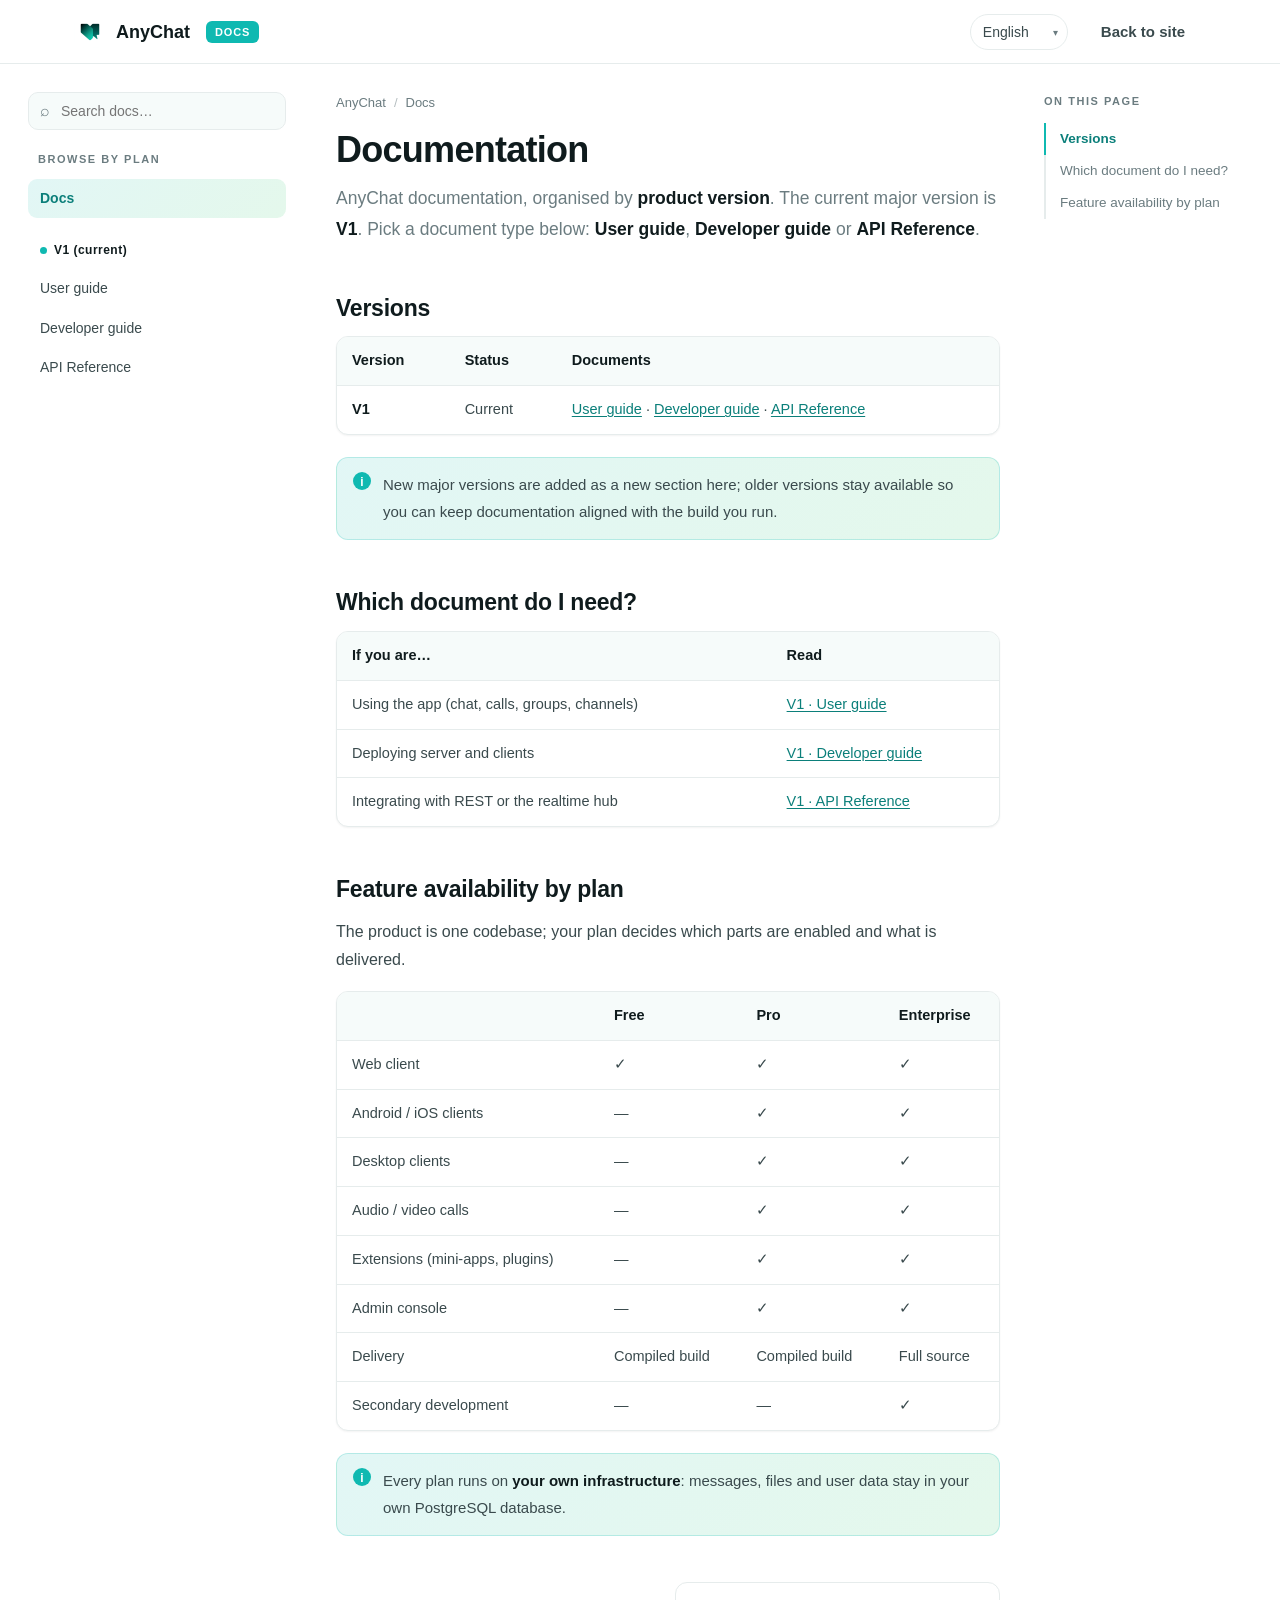
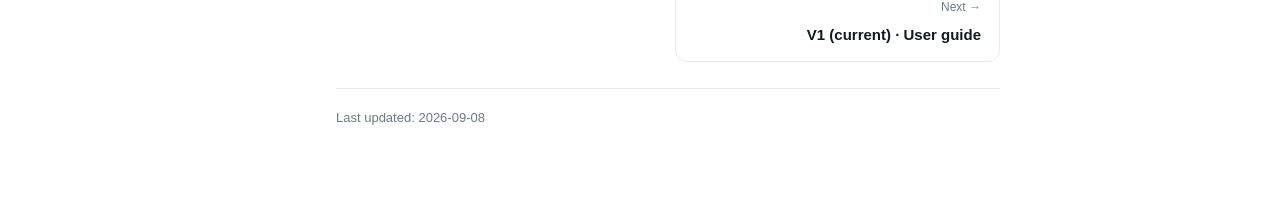
<file: docs/index.html>
<!DOCTYPE html>
<html lang="en">
<head>
  <meta charset="UTF-8" />
  <meta name="viewport" content="width=device-width, initial-scale=1.0" />
  <title>AnyChat Docs</title>
  <meta name="description" content="AnyChat documentation: user guides and developer guides for the Free, Pro and Enterprise plans." />
  <link rel="icon" href="../assets/img/logo.png" />
  <link rel="stylesheet" href="../assets/css/style.css" />
  <link rel="stylesheet" href="docs.css" />
</head>
<body>

  <!-- 阅读进度条 -->
  <div class="doc-progress" id="docProgress" aria-hidden="true"></div>

  <header class="nav docs-nav" id="nav">
    <div class="container nav-inner">
      <div class="nav-left">
        <button class="docs-menu-toggle" id="docsMenuToggle" aria-label="Menu">
          <span></span><span></span><span></span>
        </button>
        <a class="brand" href="../index.html">
          <img src="../assets/img/logo.png" alt="AnyChat" class="brand-logo" />
          <span class="brand-name">AnyChat</span>
          <span class="docs-tag" data-i18n="doc.docs">Docs</span>
        </a>
      </div>
      <div class="nav-actions">
        <label class="lang-picker">
          <span class="sr-only" data-i18n="lang.label">Language</span>
          <select id="langSelect" aria-label="Language"></select>
        </label>
        <a href="../index.html" class="btn btn-ghost" data-i18n="doc.back">Back to site</a>
      </div>
    </div>
  </header>

  <div class="docs-shell">
    <aside class="docs-side" id="docsSide">
      <div class="docs-search">
        <span class="docs-search-icon" aria-hidden="true">⌕</span>
        <input id="docSearch" type="search" autocomplete="off"
               data-i18n-attr="placeholder|doc.search" placeholder="Search docs…" />
      </div>
      <p class="docs-side-title" data-i18n="doc.versions">Browse by plan</p>
      <nav id="docsMenu" class="docs-menu"></nav>
    </aside>

    <main class="docs-main">
      <nav class="doc-crumb" id="docCrumb" aria-label="breadcrumb"></nav>
      <article id="docBody" class="doc-body"></article>
      <nav class="doc-pager" id="docPager"></nav>
      <p class="doc-updated">
        <span data-i18n="doc.updated">Last updated</span>:
        <span data-i18n="doc.updatedAt">2026-09-08</span>
      </p>
    </main>

    <aside class="docs-toc">
      <p class="docs-toc-title" data-i18n="doc.toc">On this page</p>
      <div id="docToc" class="docs-toc-list"></div>
    </aside>
  </div>

  <button class="doc-totop" id="toTop" aria-label="Top">↑</button>

  <script src="../assets/js/i18n.js"></script>
  <script src="content.zh-CN.js"></script>
  <script src="content.zh-TW.js"></script>
  <script src="content.en.js"></script>
  <script src="content.es.js"></script>
  <script src="docs.js"></script>
</body>
</html>
</file>
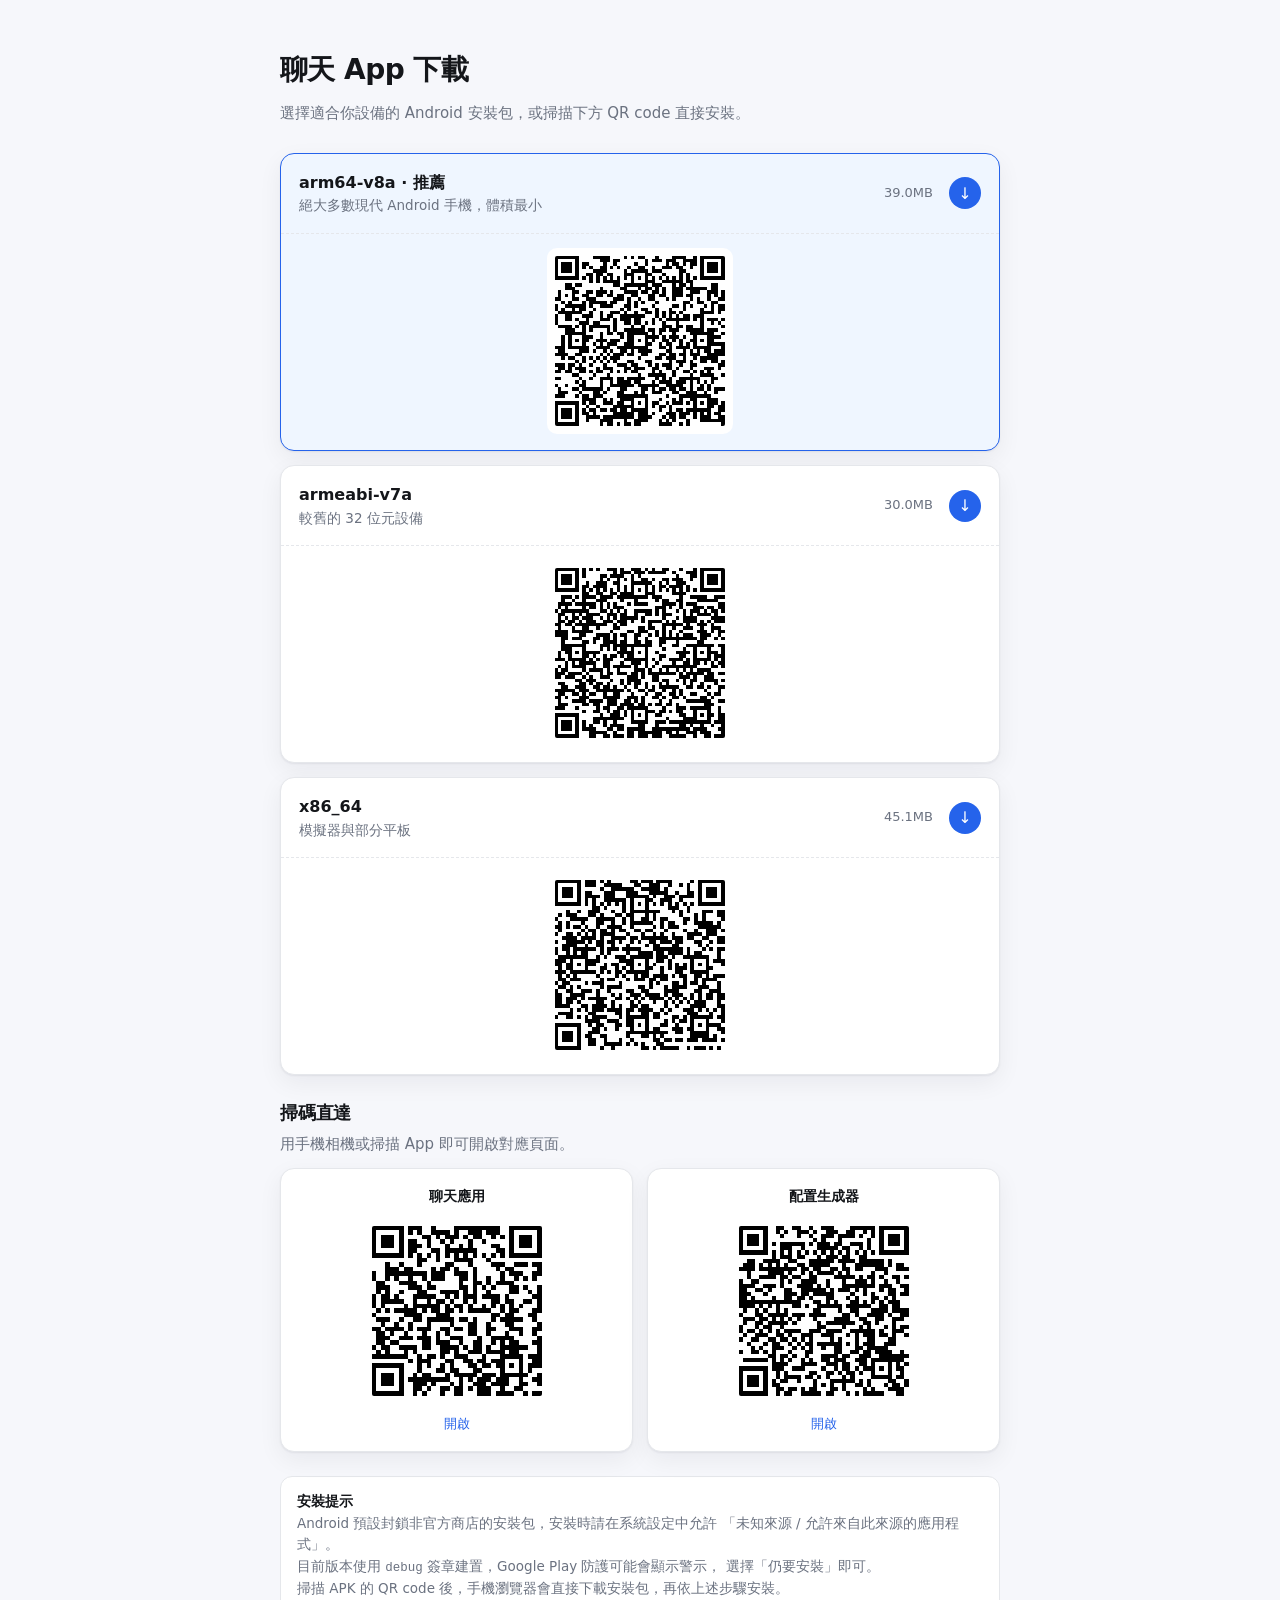
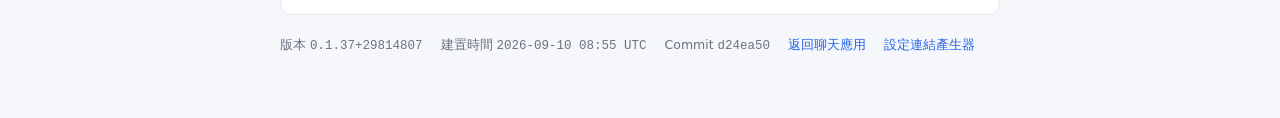
<file: download/index.html>
<!DOCTYPE html>
<html lang="zh-Hant">
<head>
<meta charset="utf-8">
<meta name="viewport" content="width=device-width, initial-scale=1">
<title>聊天 App 下載</title>
<meta name="description" content="聊天 App Android 安裝包下載">
<style>
  :root {
    --bg: #f6f7fb; --card: #ffffff; --text: #14161a; --muted: #6b7280;
    --accent: #2563eb; --accent-soft: #eff6ff; --border: #e5e7eb;
    --shadow: 0 1px 2px rgba(16,24,40,.06), 0 8px 24px rgba(16,24,40,.06);
  }
  @media (prefers-color-scheme: dark) {
    :root {
      --bg: #0f1116; --card: #171a21; --text: #e8eaed; --muted: #9aa3b2;
      --accent: #60a5fa; --accent-soft: #14243d; --border: #262b36;
      --shadow: 0 1px 2px rgba(0,0,0,.4), 0 8px 24px rgba(0,0,0,.35);
    }
  }
  * { box-sizing: border-box; }
  body {
    margin: 0; padding: 48px 20px 64px;
    background: var(--bg); color: var(--text);
    font-family: system-ui, -apple-system, "Segoe UI", "Noto Sans TC",
                 "Microsoft JhengHei", sans-serif;
    line-height: 1.6;
  }
  .wrap { max-width: 720px; margin: 0 auto; }
  header { margin-bottom: 28px; }
  h1 { margin: 0 0 8px; font-size: 28px; letter-spacing: -.02em; }
  .sub { margin: 0; color: var(--muted); font-size: 15px; }
  .list { display: grid; gap: 14px; margin: 0 0 24px; }
  .card {
    background: var(--card); border: 1px solid var(--border); border-radius: 14px;
    box-shadow: var(--shadow); overflow: hidden;
  }
  .card--primary { border-color: var(--accent); background: var(--accent-soft); }
  .card__main {
    display: flex; align-items: center; gap: 16px;
    padding: 16px 18px; color: inherit; text-decoration: none;
    transition: background .12s ease;
  }
  .card__main:hover { background: rgba(37,99,235,.06); }
  .card__text { flex: 1; min-width: 0; display: flex; flex-direction: column; }
  .card__title { font-weight: 600; font-size: 16px; }
  .card__desc { color: var(--muted); font-size: 13.5px; }
  .card__size {
    font-variant-numeric: tabular-nums; font-size: 13px; color: var(--muted);
    white-space: nowrap;
  }
  .card__go {
    width: 32px; height: 32px; flex: none; border-radius: 50%;
    display: grid; place-items: center;
    background: var(--accent); color: #fff; font-size: 16px;
  }
  .card__qr {
    display: flex; justify-content: center;
    padding: 0 16px 16px; border-top: 1px dashed var(--border);
  }
  .card__qr .qr { display: flex; justify-content: center; margin-top: 14px; }
  .card__qr .qr img, .card__qr .qr canvas {
    background: #fff; padding: 8px; border-radius: 10px;
  }
  .qr-section { margin: 8px 0 24px; }
  .qr-section h2 { font-size: 18px; margin: 0 0 4px; letter-spacing: -.01em; }
  .qr-section .sub { margin-bottom: 12px; }
  .qr-grid {
    display: grid; grid-template-columns: repeat(auto-fit, minmax(170px, 1fr)); gap: 14px;
  }
  .qr-box {
    background: var(--card); border: 1px solid var(--border); border-radius: 14px;
    box-shadow: var(--shadow); padding: 16px; text-align: center;
  }
  .qr-box h3 { margin: 0 0 10px; font-size: 14px; }
  .qr-box .qr { display: flex; justify-content: center; }
  .qr-box .qr img, .qr-box .qr canvas {
    background: #fff; padding: 8px; border-radius: 10px;
  }
  .qr-box a { display: inline-block; margin-top: 10px; color: var(--accent);
    font-size: 12.5px; text-decoration: none; }
  .qr-box a:hover { text-decoration: underline; }
  .note {
    padding: 14px 16px; border-radius: 12px; font-size: 13.5px;
    background: var(--card); border: 1px solid var(--border); color: var(--muted);
  }
  .note strong { color: var(--text); }
  footer {
    margin-top: 20px; font-size: 12.5px; color: var(--muted);
    display: flex; flex-wrap: wrap; gap: 6px 18px;
  }
  footer a { color: var(--accent); text-decoration: none; }
  footer a:hover { text-decoration: underline; }
  code {
    font-family: ui-monospace, SFMono-Regular, Menlo, monospace;
    font-size: 12.5px;
  }
</style>
</head>
<body>
  <div class="wrap">
    <header>
      <h1>聊天 App 下載</h1>
      <p class="sub">選擇適合你設備的 Android 安裝包，或掃描下方 QR code 直接安裝。</p>
    </header>

    <div class="list">
        <div class="card card--primary">
          <a class="card__main" href="chat-arm64-v8a.apk" download>
            <span class="card__text">
              <span class="card__title">arm64-v8a · 推薦</span>
              <span class="card__desc">絕大多數現代 Android 手機，體積最小</span>
            </span>
            <span class="card__size">39.0MB</span>
            <span class="card__go" aria-hidden="true">&darr;</span>
          </a>
          <div class="card__qr"><div class="qr" data-url="https://servestatic.github.io/Chat/download/chat-arm64-v8a.apk"></div></div>
        </div>
        <div class="card">
          <a class="card__main" href="chat-armeabi-v7a.apk" download>
            <span class="card__text">
              <span class="card__title">armeabi-v7a</span>
              <span class="card__desc">較舊的 32 位元設備</span>
            </span>
            <span class="card__size">30.0MB</span>
            <span class="card__go" aria-hidden="true">&darr;</span>
          </a>
          <div class="card__qr"><div class="qr" data-url="https://servestatic.github.io/Chat/download/chat-armeabi-v7a.apk"></div></div>
        </div>
        <div class="card">
          <a class="card__main" href="chat-x86_64.apk" download>
            <span class="card__text">
              <span class="card__title">x86_64</span>
              <span class="card__desc">模擬器與部分平板</span>
            </span>
            <span class="card__size">45.1MB</span>
            <span class="card__go" aria-hidden="true">&darr;</span>
          </a>
          <div class="card__qr"><div class="qr" data-url="https://servestatic.github.io/Chat/download/chat-x86_64.apk"></div></div>
        </div>
    </div>

    <div class="qr-section">
      <h2>掃碼直達</h2>
      <p class="sub">用手機相機或掃描 App 即可開啟對應頁面。</p>
      <div class="qr-grid">
        <div class="qr-box">
          <h3>聊天應用</h3>
          <div class="qr" data-url="https://servestatic.github.io/Chat/chat/"></div>
          <a href="https://servestatic.github.io/Chat/chat/">開啟</a>
        </div>
        <div class="qr-box">
          <h3>配置生成器</h3>
          <div class="qr" data-url="https://servestatic.github.io/Chat/config/"></div>
          <a href="https://servestatic.github.io/Chat/config/">開啟</a>
        </div>
      </div>
    </div>

    <div class="note">
      <strong>安裝提示</strong><br>
      Android 預設封鎖非官方商店的安裝包，安裝時請在系統設定中允許
      「未知來源 / 允許來自此來源的應用程式」。<br>
      目前版本使用 <code>debug</code> 簽章建置，Google Play 防護可能會顯示警示，
      選擇「仍要安裝」即可。<br>
      掃描 APK 的 QR code 後，手機瀏覽器會直接下載安裝包，再依上述步驟安裝。
    </div>

    <footer>
      <span>版本 <code>0.1.37+29814807</code></span>
      <span>建置時間 <code>2026-09-10 08:55 UTC</code></span>
      <span>Commit <code>d24ea50</code></span>
      <span><a href="../chat/">返回聊天應用</a></span>
      <span><a href="../config/">設定連結產生器</a></span>
    </footer>
  </div>
</body>
</html>
<script>
var QRCode;!function(){function a(a){this.mode=c.MODE_8BIT_BYTE,this.data=a,this.parsedData=[];for(var b=[],d=0,e=this.data.length;e>d;d++){var f=this.data.charCodeAt(d);f>65536?(b[0]=240|(1835008&f)>>>18,b[1]=128|(258048&f)>>>12,b[2]=128|(4032&f)>>>6,b[3]=128|63&f):f>2048?(b[0]=224|(61440&f)>>>12,b[1]=128|(4032&f)>>>6,b[2]=128|63&f):f>128?(b[0]=192|(1984&f)>>>6,b[1]=128|63&f):b[0]=f,this.parsedData=this.parsedData.concat(b)}this.parsedData.length!=this.data.length&&(this.parsedData.unshift(191),this.parsedData.unshift(187),this.parsedData.unshift(239))}function b(a,b){this.typeNumber=a,this.errorCorrectLevel=b,this.modules=null,this.moduleCount=0,this.dataCache=null,this.dataList=[]}function i(a,b){if(void 0==a.length)throw new Error(a.length+"/"+b);for(var c=0;c<a.length&&0==a[c];)c++;this.num=new Array(a.length-c+b);for(var d=0;d<a.length-c;d++)this.num[d]=a[d+c]}function j(a,b){this.totalCount=a,this.dataCount=b}function k(){this.buffer=[],this.length=0}function m(){return"undefined"!=typeof CanvasRenderingContext2D}function n(){var a=!1,b=navigator.userAgent;return/android/i.test(b)&&(a=!0,aMat=b.toString().match(/android ([0-9]\.[0-9])/i),aMat&&aMat[1]&&(a=parseFloat(aMat[1]))),a}function r(a,b){for(var c=1,e=s(a),f=0,g=l.length;g>=f;f++){var h=0;switch(b){case d.L:h=l[f][0];break;case d.M:h=l[f][1];break;case d.Q:h=l[f][2];break;case d.H:h=l[f][3]}if(h>=e)break;c++}if(c>l.length)throw new Error("Too long data");return c}function s(a){var b=encodeURI(a).toString().replace(/\%[0-9a-fA-F]{2}/g,"a");return b.length+(b.length!=a?3:0)}a.prototype={getLength:function(){return this.parsedData.length},write:function(a){for(var b=0,c=this.parsedData.length;c>b;b++)a.put(this.parsedData[b],8)}},b.prototype={addData:function(b){var c=new a(b);this.dataList.push(c),this.dataCache=null},isDark:function(a,b){if(0>a||this.moduleCount<=a||0>b||this.moduleCount<=b)throw new Error(a+","+b);return this.modules[a][b]},getModuleCount:function(){return this.moduleCount},make:function(){this.makeImpl(!1,this.getBestMaskPattern())},makeImpl:function(a,c){this.moduleCount=4*this.typeNumber+17,this.modules=new Array(this.moduleCount);for(var d=0;d<this.moduleCount;d++){this.modules[d]=new Array(this.moduleCount);for(var e=0;e<this.moduleCount;e++)this.modules[d][e]=null}this.setupPositionProbePattern(0,0),this.setupPositionProbePattern(this.moduleCount-7,0),this.setupPositionProbePattern(0,this.moduleCount-7),this.setupPositionAdjustPattern(),this.setupTimingPattern(),this.setupTypeInfo(a,c),this.typeNumber>=7&&this.setupTypeNumber(a),null==this.dataCache&&(this.dataCache=b.createData(this.typeNumber,this.errorCorrectLevel,this.dataList)),this.mapData(this.dataCache,c)},setupPositionProbePattern:function(a,b){for(var c=-1;7>=c;c++)if(!(-1>=a+c||this.moduleCount<=a+c))for(var d=-1;7>=d;d++)-1>=b+d||this.moduleCount<=b+d||(this.modules[a+c][b+d]=c>=0&&6>=c&&(0==d||6==d)||d>=0&&6>=d&&(0==c||6==c)||c>=2&&4>=c&&d>=2&&4>=d?!0:!1)},getBestMaskPattern:function(){for(var a=0,b=0,c=0;8>c;c++){this.makeImpl(!0,c);var d=f.getLostPoint(this);(0==c||a>d)&&(a=d,b=c)}return b},createMovieClip:function(a,b,c){var d=a.createEmptyMovieClip(b,c),e=1;this.make();for(var f=0;f<this.modules.length;f++)for(var g=f*e,h=0;h<this.modules[f].length;h++){var i=h*e,j=this.modules[f][h];j&&(d.beginFill(0,100),d.moveTo(i,g),d.lineTo(i+e,g),d.lineTo(i+e,g+e),d.lineTo(i,g+e),d.endFill())}return d},setupTimingPattern:function(){for(var a=8;a<this.moduleCount-8;a++)null==this.modules[a][6]&&(this.modules[a][6]=0==a%2);for(var b=8;b<this.moduleCount-8;b++)null==this.modules[6][b]&&(this.modules[6][b]=0==b%2)},setupPositionAdjustPattern:function(){for(var a=f.getPatternPosition(this.typeNumber),b=0;b<a.length;b++)for(var c=0;c<a.length;c++){var d=a[b],e=a[c];if(null==this.modules[d][e])for(var g=-2;2>=g;g++)for(var h=-2;2>=h;h++)this.modules[d+g][e+h]=-2==g||2==g||-2==h||2==h||0==g&&0==h?!0:!1}},setupTypeNumber:function(a){for(var b=f.getBCHTypeNumber(this.typeNumber),c=0;18>c;c++){var d=!a&&1==(1&b>>c);this.modules[Math.floor(c/3)][c%3+this.moduleCount-8-3]=d}for(var c=0;18>c;c++){var d=!a&&1==(1&b>>c);this.modules[c%3+this.moduleCount-8-3][Math.floor(c/3)]=d}},setupTypeInfo:function(a,b){for(var c=this.errorCorrectLevel<<3|b,d=f.getBCHTypeInfo(c),e=0;15>e;e++){var g=!a&&1==(1&d>>e);6>e?this.modules[e][8]=g:8>e?this.modules[e+1][8]=g:this.modules[this.moduleCount-15+e][8]=g}for(var e=0;15>e;e++){var g=!a&&1==(1&d>>e);8>e?this.modules[8][this.moduleCount-e-1]=g:9>e?this.modules[8][15-e-1+1]=g:this.modules[8][15-e-1]=g}this.modules[this.moduleCount-8][8]=!a},mapData:function(a,b){for(var c=-1,d=this.moduleCount-1,e=7,g=0,h=this.moduleCount-1;h>0;h-=2)for(6==h&&h--;;){for(var i=0;2>i;i++)if(null==this.modules[d][h-i]){var j=!1;g<a.length&&(j=1==(1&a[g]>>>e));var k=f.getMask(b,d,h-i);k&&(j=!j),this.modules[d][h-i]=j,e--,-1==e&&(g++,e=7)}if(d+=c,0>d||this.moduleCount<=d){d-=c,c=-c;break}}}},b.PAD0=236,b.PAD1=17,b.createData=function(a,c,d){for(var e=j.getRSBlocks(a,c),g=new k,h=0;h<d.length;h++){var i=d[h];g.put(i.mode,4),g.put(i.getLength(),f.getLengthInBits(i.mode,a)),i.write(g)}for(var l=0,h=0;h<e.length;h++)l+=e[h].dataCount;if(g.getLengthInBits()>8*l)throw new Error("code length overflow. ("+g.getLengthInBits()+">"+8*l+")");for(g.getLengthInBits()+4<=8*l&&g.put(0,4);0!=g.getLengthInBits()%8;)g.putBit(!1);for(;;){if(g.getLengthInBits()>=8*l)break;if(g.put(b.PAD0,8),g.getLengthInBits()>=8*l)break;g.put(b.PAD1,8)}return b.createBytes(g,e)},b.createBytes=function(a,b){for(var c=0,d=0,e=0,g=new Array(b.length),h=new Array(b.length),j=0;j<b.length;j++){var k=b[j].dataCount,l=b[j].totalCount-k;d=Math.max(d,k),e=Math.max(e,l),g[j]=new Array(k);for(var m=0;m<g[j].length;m++)g[j][m]=255&a.buffer[m+c];c+=k;var n=f.getErrorCorrectPolynomial(l),o=new i(g[j],n.getLength()-1),p=o.mod(n);h[j]=new Array(n.getLength()-1);for(var m=0;m<h[j].length;m++){var q=m+p.getLength()-h[j].length;h[j][m]=q>=0?p.get(q):0}}for(var r=0,m=0;m<b.length;m++)r+=b[m].totalCount;for(var s=new Array(r),t=0,m=0;d>m;m++)for(var j=0;j<b.length;j++)m<g[j].length&&(s[t++]=g[j][m]);for(var m=0;e>m;m++)for(var j=0;j<b.length;j++)m<h[j].length&&(s[t++]=h[j][m]);return s};for(var c={MODE_NUMBER:1,MODE_ALPHA_NUM:2,MODE_8BIT_BYTE:4,MODE_KANJI:8},d={L:1,M:0,Q:3,H:2},e={PATTERN000:0,PATTERN001:1,PATTERN010:2,PATTERN011:3,PATTERN100:4,PATTERN101:5,PATTERN110:6,PATTERN111:7},f={PATTERN_POSITION_TABLE:[[],[6,18],[6,22],[6,26],[6,30],[6,34],[6,22,38],[6,24,42],[6,26,46],[6,28,50],[6,30,54],[6,32,58],[6,34,62],[6,26,46,66],[6,26,48,70],[6,26,50,74],[6,30,54,78],[6,30,56,82],[6,30,58,86],[6,34,62,90],[6,28,50,72,94],[6,26,50,74,98],[6,30,54,78,102],[6,28,54,80,106],[6,32,58,84,110],[6,30,58,86,114],[6,34,62,90,118],[6,26,50,74,98,122],[6,30,54,78,102,126],[6,26,52,78,104,130],[6,30,56,82,108,134],[6,34,60,86,112,138],[6,30,58,86,114,142],[6,34,62,90,118,146],[6,30,54,78,102,126,150],[6,24,50,76,102,128,154],[6,28,54,80,106,132,158],[6,32,58,84,110,136,162],[6,26,54,82,110,138,166],[6,30,58,86,114,142,170]],G15:1335,G18:7973,G15_MASK:21522,getBCHTypeInfo:function(a){for(var b=a<<10;f.getBCHDigit(b)-f.getBCHDigit(f.G15)>=0;)b^=f.G15<<f.getBCHDigit(b)-f.getBCHDigit(f.G15);return(a<<10|b)^f.G15_MASK},getBCHTypeNumber:function(a){for(var b=a<<12;f.getBCHDigit(b)-f.getBCHDigit(f.G18)>=0;)b^=f.G18<<f.getBCHDigit(b)-f.getBCHDigit(f.G18);return a<<12|b},getBCHDigit:function(a){for(var b=0;0!=a;)b++,a>>>=1;return b},getPatternPosition:function(a){return f.PATTERN_POSITION_TABLE[a-1]},getMask:function(a,b,c){switch(a){case e.PATTERN000:return 0==(b+c)%2;case e.PATTERN001:return 0==b%2;case e.PATTERN010:return 0==c%3;case e.PATTERN011:return 0==(b+c)%3;case e.PATTERN100:return 0==(Math.floor(b/2)+Math.floor(c/3))%2;case e.PATTERN101:return 0==b*c%2+b*c%3;case e.PATTERN110:return 0==(b*c%2+b*c%3)%2;case e.PATTERN111:return 0==(b*c%3+(b+c)%2)%2;default:throw new Error("bad maskPattern:"+a)}},getErrorCorrectPolynomial:function(a){for(var b=new i([1],0),c=0;a>c;c++)b=b.multiply(new i([1,g.gexp(c)],0));return b},getLengthInBits:function(a,b){if(b>=1&&10>b)switch(a){case c.MODE_NUMBER:return 10;case c.MODE_ALPHA_NUM:return 9;case c.MODE_8BIT_BYTE:return 8;case c.MODE_KANJI:return 8;default:throw new Error("mode:"+a)}else if(27>b)switch(a){case c.MODE_NUMBER:return 12;case c.MODE_ALPHA_NUM:return 11;case c.MODE_8BIT_BYTE:return 16;case c.MODE_KANJI:return 10;default:throw new Error("mode:"+a)}else{if(!(41>b))throw new Error("type:"+b);switch(a){case c.MODE_NUMBER:return 14;case c.MODE_ALPHA_NUM:return 13;case c.MODE_8BIT_BYTE:return 16;case c.MODE_KANJI:return 12;default:throw new Error("mode:"+a)}}},getLostPoint:function(a){for(var b=a.getModuleCount(),c=0,d=0;b>d;d++)for(var e=0;b>e;e++){for(var f=0,g=a.isDark(d,e),h=-1;1>=h;h++)if(!(0>d+h||d+h>=b))for(var i=-1;1>=i;i++)0>e+i||e+i>=b||(0!=h||0!=i)&&g==a.isDark(d+h,e+i)&&f++;f>5&&(c+=3+f-5)}for(var d=0;b-1>d;d++)for(var e=0;b-1>e;e++){var j=0;a.isDark(d,e)&&j++,a.isDark(d+1,e)&&j++,a.isDark(d,e+1)&&j++,a.isDark(d+1,e+1)&&j++,(0==j||4==j)&&(c+=3)}for(var d=0;b>d;d++)for(var e=0;b-6>e;e++)a.isDark(d,e)&&!a.isDark(d,e+1)&&a.isDark(d,e+2)&&a.isDark(d,e+3)&&a.isDark(d,e+4)&&!a.isDark(d,e+5)&&a.isDark(d,e+6)&&(c+=40);for(var e=0;b>e;e++)for(var d=0;b-6>d;d++)a.isDark(d,e)&&!a.isDark(d+1,e)&&a.isDark(d+2,e)&&a.isDark(d+3,e)&&a.isDark(d+4,e)&&!a.isDark(d+5,e)&&a.isDark(d+6,e)&&(c+=40);for(var k=0,e=0;b>e;e++)for(var d=0;b>d;d++)a.isDark(d,e)&&k++;var l=Math.abs(100*k/b/b-50)/5;return c+=10*l}},g={glog:function(a){if(1>a)throw new Error("glog("+a+")");return g.LOG_TABLE[a]},gexp:function(a){for(;0>a;)a+=255;for(;a>=256;)a-=255;return g.EXP_TABLE[a]},EXP_TABLE:new Array(256),LOG_TABLE:new Array(256)},h=0;8>h;h++)g.EXP_TABLE[h]=1<<h;for(var h=8;256>h;h++)g.EXP_TABLE[h]=g.EXP_TABLE[h-4]^g.EXP_TABLE[h-5]^g.EXP_TABLE[h-6]^g.EXP_TABLE[h-8];for(var h=0;255>h;h++)g.LOG_TABLE[g.EXP_TABLE[h]]=h;i.prototype={get:function(a){return this.num[a]},getLength:function(){return this.num.length},multiply:function(a){for(var b=new Array(this.getLength()+a.getLength()-1),c=0;c<this.getLength();c++)for(var d=0;d<a.getLength();d++)b[c+d]^=g.gexp(g.glog(this.get(c))+g.glog(a.get(d)));return new i(b,0)},mod:function(a){if(this.getLength()-a.getLength()<0)return this;for(var b=g.glog(this.get(0))-g.glog(a.get(0)),c=new Array(this.getLength()),d=0;d<this.getLength();d++)c[d]=this.get(d);for(var d=0;d<a.getLength();d++)c[d]^=g.gexp(g.glog(a.get(d))+b);return new i(c,0).mod(a)}},j.RS_BLOCK_TABLE=[[1,26,19],[1,26,16],[1,26,13],[1,26,9],[1,44,34],[1,44,28],[1,44,22],[1,44,16],[1,70,55],[1,70,44],[2,35,17],[2,35,13],[1,100,80],[2,50,32],[2,50,24],[4,25,9],[1,134,108],[2,67,43],[2,33,15,2,34,16],[2,33,11,2,34,12],[2,86,68],[4,43,27],[4,43,19],[4,43,15],[2,98,78],[4,49,31],[2,32,14,4,33,15],[4,39,13,1,40,14],[2,121,97],[2,60,38,2,61,39],[4,40,18,2,41,19],[4,40,14,2,41,15],[2,146,116],[3,58,36,2,59,37],[4,36,16,4,37,17],[4,36,12,4,37,13],[2,86,68,2,87,69],[4,69,43,1,70,44],[6,43,19,2,44,20],[6,43,15,2,44,16],[4,101,81],[1,80,50,4,81,51],[4,50,22,4,51,23],[3,36,12,8,37,13],[2,116,92,2,117,93],[6,58,36,2,59,37],[4,46,20,6,47,21],[7,42,14,4,43,15],[4,133,107],[8,59,37,1,60,38],[8,44,20,4,45,21],[12,33,11,4,34,12],[3,145,115,1,146,116],[4,64,40,5,65,41],[11,36,16,5,37,17],[11,36,12,5,37,13],[5,109,87,1,110,88],[5,65,41,5,66,42],[5,54,24,7,55,25],[11,36,12],[5,122,98,1,123,99],[7,73,45,3,74,46],[15,43,19,2,44,20],[3,45,15,13,46,16],[1,135,107,5,136,108],[10,74,46,1,75,47],[1,50,22,15,51,23],[2,42,14,17,43,15],[5,150,120,1,151,121],[9,69,43,4,70,44],[17,50,22,1,51,23],[2,42,14,19,43,15],[3,141,113,4,142,114],[3,70,44,11,71,45],[17,47,21,4,48,22],[9,39,13,16,40,14],[3,135,107,5,136,108],[3,67,41,13,68,42],[15,54,24,5,55,25],[15,43,15,10,44,16],[4,144,116,4,145,117],[17,68,42],[17,50,22,6,51,23],[19,46,16,6,47,17],[2,139,111,7,140,112],[17,74,46],[7,54,24,16,55,25],[34,37,13],[4,151,121,5,152,122],[4,75,47,14,76,48],[11,54,24,14,55,25],[16,45,15,14,46,16],[6,147,117,4,148,118],[6,73,45,14,74,46],[11,54,24,16,55,25],[30,46,16,2,47,17],[8,132,106,4,133,107],[8,75,47,13,76,48],[7,54,24,22,55,25],[22,45,15,13,46,16],[10,142,114,2,143,115],[19,74,46,4,75,47],[28,50,22,6,51,23],[33,46,16,4,47,17],[8,152,122,4,153,123],[22,73,45,3,74,46],[8,53,23,26,54,24],[12,45,15,28,46,16],[3,147,117,10,148,118],[3,73,45,23,74,46],[4,54,24,31,55,25],[11,45,15,31,46,16],[7,146,116,7,147,117],[21,73,45,7,74,46],[1,53,23,37,54,24],[19,45,15,26,46,16],[5,145,115,10,146,116],[19,75,47,10,76,48],[15,54,24,25,55,25],[23,45,15,25,46,16],[13,145,115,3,146,116],[2,74,46,29,75,47],[42,54,24,1,55,25],[23,45,15,28,46,16],[17,145,115],[10,74,46,23,75,47],[10,54,24,35,55,25],[19,45,15,35,46,16],[17,145,115,1,146,116],[14,74,46,21,75,47],[29,54,24,19,55,25],[11,45,15,46,46,16],[13,145,115,6,146,116],[14,74,46,23,75,47],[44,54,24,7,55,25],[59,46,16,1,47,17],[12,151,121,7,152,122],[12,75,47,26,76,48],[39,54,24,14,55,25],[22,45,15,41,46,16],[6,151,121,14,152,122],[6,75,47,34,76,48],[46,54,24,10,55,25],[2,45,15,64,46,16],[17,152,122,4,153,123],[29,74,46,14,75,47],[49,54,24,10,55,25],[24,45,15,46,46,16],[4,152,122,18,153,123],[13,74,46,32,75,47],[48,54,24,14,55,25],[42,45,15,32,46,16],[20,147,117,4,148,118],[40,75,47,7,76,48],[43,54,24,22,55,25],[10,45,15,67,46,16],[19,148,118,6,149,119],[18,75,47,31,76,48],[34,54,24,34,55,25],[20,45,15,61,46,16]],j.getRSBlocks=function(a,b){var c=j.getRsBlockTable(a,b);if(void 0==c)throw new Error("bad rs block @ typeNumber:"+a+"/errorCorrectLevel:"+b);for(var d=c.length/3,e=[],f=0;d>f;f++)for(var g=c[3*f+0],h=c[3*f+1],i=c[3*f+2],k=0;g>k;k++)e.push(new j(h,i));return e},j.getRsBlockTable=function(a,b){switch(b){case d.L:return j.RS_BLOCK_TABLE[4*(a-1)+0];case d.M:return j.RS_BLOCK_TABLE[4*(a-1)+1];case d.Q:return j.RS_BLOCK_TABLE[4*(a-1)+2];case d.H:return j.RS_BLOCK_TABLE[4*(a-1)+3];default:return void 0}},k.prototype={get:function(a){var b=Math.floor(a/8);return 1==(1&this.buffer[b]>>>7-a%8)},put:function(a,b){for(var c=0;b>c;c++)this.putBit(1==(1&a>>>b-c-1))},getLengthInBits:function(){return this.length},putBit:function(a){var b=Math.floor(this.length/8);this.buffer.length<=b&&this.buffer.push(0),a&&(this.buffer[b]|=128>>>this.length%8),this.length++}};var l=[[17,14,11,7],[32,26,20,14],[53,42,32,24],[78,62,46,34],[106,84,60,44],[134,106,74,58],[154,122,86,64],[192,152,108,84],[230,180,130,98],[271,213,151,119],[321,251,177,137],[367,287,203,155],[425,331,241,177],[458,362,258,194],[520,412,292,220],[586,450,322,250],[644,504,364,280],[718,560,394,310],[792,624,442,338],[858,666,482,382],[929,711,509,403],[1003,779,565,439],[1091,857,611,461],[1171,911,661,511],[1273,997,715,535],[1367,1059,751,593],[1465,1125,805,625],[1528,1190,868,658],[1628,1264,908,698],[1732,1370,982,742],[1840,1452,1030,790],[1952,1538,1112,842],[2068,1628,1168,898],[2188,1722,1228,958],[2303,1809,1283,983],[2431,1911,1351,1051],[2563,1989,1423,1093],[2699,2099,1499,1139],[2809,2213,1579,1219],[2953,2331,1663,1273]],o=function(){var a=function(a,b){this._el=a,this._htOption=b};return a.prototype.draw=function(a){function g(a,b){var c=document.createElementNS("http://www.w3.org/2000/svg",a);for(var d in b)b.hasOwnProperty(d)&&c.setAttribute(d,b[d]);return c}var b=this._htOption,c=this._el,d=a.getModuleCount();Math.floor(b.width/d),Math.floor(b.height/d),this.clear();var h=g("svg",{viewBox:"0 0 "+String(d)+" "+String(d),width:"100%",height:"100%",fill:b.colorLight});h.setAttributeNS("http://www.w3.org/2000/xmlns/","xmlns:xlink","http://www.w3.org/1999/xlink"),c.appendChild(h),h.appendChild(g("rect",{fill:b.colorDark,width:"1",height:"1",id:"template"}));for(var i=0;d>i;i++)for(var j=0;d>j;j++)if(a.isDark(i,j)){var k=g("use",{x:String(i),y:String(j)});k.setAttributeNS("http://www.w3.org/1999/xlink","href","#template"),h.appendChild(k)}},a.prototype.clear=function(){for(;this._el.hasChildNodes();)this._el.removeChild(this._el.lastChild)},a}(),p="svg"===document.documentElement.tagName.toLowerCase(),q=p?o:m()?function(){function a(){this._elImage.src=this._elCanvas.toDataURL("image/png"),this._elImage.style.display="block",this._elCanvas.style.display="none"}function d(a,b){var c=this;if(c._fFail=b,c._fSuccess=a,null===c._bSupportDataURI){var d=document.createElement("img"),e=function(){c._bSupportDataURI=!1,c._fFail&&_fFail.call(c)},f=function(){c._bSupportDataURI=!0,c._fSuccess&&c._fSuccess.call(c)};return d.onabort=e,d.onerror=e,d.onload=f,d.src="[data-uri]",void 0}c._bSupportDataURI===!0&&c._fSuccess?c._fSuccess.call(c):c._bSupportDataURI===!1&&c._fFail&&c._fFail.call(c)}if(this._android&&this._android<=2.1){var b=1/window.devicePixelRatio,c=CanvasRenderingContext2D.prototype.drawImage;CanvasRenderingContext2D.prototype.drawImage=function(a,d,e,f,g,h,i,j){if("nodeName"in a&&/img/i.test(a.nodeName))for(var l=arguments.length-1;l>=1;l--)arguments[l]=arguments[l]*b;else"undefined"==typeof j&&(arguments[1]*=b,arguments[2]*=b,arguments[3]*=b,arguments[4]*=b);c.apply(this,arguments)}}var e=function(a,b){this._bIsPainted=!1,this._android=n(),this._htOption=b,this._elCanvas=document.createElement("canvas"),this._elCanvas.width=b.width,this._elCanvas.height=b.height,a.appendChild(this._elCanvas),this._el=a,this._oContext=this._elCanvas.getContext("2d"),this._bIsPainted=!1,this._elImage=document.createElement("img"),this._elImage.style.display="none",this._el.appendChild(this._elImage),this._bSupportDataURI=null};return e.prototype.draw=function(a){var b=this._elImage,c=this._oContext,d=this._htOption,e=a.getModuleCount(),f=d.width/e,g=d.height/e,h=Math.round(f),i=Math.round(g);b.style.display="none",this.clear();for(var j=0;e>j;j++)for(var k=0;e>k;k++){var l=a.isDark(j,k),m=k*f,n=j*g;c.strokeStyle=l?d.colorDark:d.colorLight,c.lineWidth=1,c.fillStyle=l?d.colorDark:d.colorLight,c.fillRect(m,n,f,g),c.strokeRect(Math.floor(m)+.5,Math.floor(n)+.5,h,i),c.strokeRect(Math.ceil(m)-.5,Math.ceil(n)-.5,h,i)}this._bIsPainted=!0},e.prototype.makeImage=function(){this._bIsPainted&&d.call(this,a)},e.prototype.isPainted=function(){return this._bIsPainted},e.prototype.clear=function(){this._oContext.clearRect(0,0,this._elCanvas.width,this._elCanvas.height),this._bIsPainted=!1},e.prototype.round=function(a){return a?Math.floor(1e3*a)/1e3:a},e}():function(){var a=function(a,b){this._el=a,this._htOption=b};return a.prototype.draw=function(a){for(var b=this._htOption,c=this._el,d=a.getModuleCount(),e=Math.floor(b.width/d),f=Math.floor(b.height/d),g=['<table style="border:0;border-collapse:collapse;">'],h=0;d>h;h++){g.push("<tr>");for(var i=0;d>i;i++)g.push('<td style="border:0;border-collapse:collapse;padding:0;margin:0;width:'+e+"px;height:"+f+"px;background-color:"+(a.isDark(h,i)?b.colorDark:b.colorLight)+';"></td>');g.push("</tr>")}g.push("</table>"),c.innerHTML=g.join("");var j=c.childNodes[0],k=(b.width-j.offsetWidth)/2,l=(b.height-j.offsetHeight)/2;k>0&&l>0&&(j.style.margin=l+"px "+k+"px")},a.prototype.clear=function(){this._el.innerHTML=""},a}();QRCode=function(a,b){if(this._htOption={width:256,height:256,typeNumber:4,colorDark:"#000000",colorLight:"#ffffff",correctLevel:d.H},"string"==typeof b&&(b={text:b}),b)for(var c in b)this._htOption[c]=b[c];"string"==typeof a&&(a=document.getElementById(a)),this._android=n(),this._el=a,this._oQRCode=null,this._oDrawing=new q(this._el,this._htOption),this._htOption.text&&this.makeCode(this._htOption.text)},QRCode.prototype.makeCode=function(a){this._oQRCode=new b(r(a,this._htOption.correctLevel),this._htOption.correctLevel),this._oQRCode.addData(a),this._oQRCode.make(),this._el.title=a,this._oDrawing.draw(this._oQRCode),this.makeImage()},QRCode.prototype.makeImage=function(){"function"==typeof this._oDrawing.makeImage&&(!this._android||this._android>=3)&&this._oDrawing.makeImage()},QRCode.prototype.clear=function(){this._oDrawing.clear()},QRCode.CorrectLevel=d}();
(function(){
  document.querySelectorAll('.qr').forEach(function(el){
    var url=el.getAttribute('data-url');
    if(!url)return;
    try{
      new QRCode(el,{text:url,width:170,height:170,correctLevel:QRCode.CorrectLevel.H});
    }catch(e){
      el.innerHTML='<span style="color:var(--muted);font-size:12px">QR 生成失敗</span>';
    }
  });
})();
</script>
</file>
<file: assets/css/style.css>
/* ==========================================================
   ChatSystem 营销站点样式
   品牌色:青绿渐变(与 logo / hero 素材一致)
   ========================================================== */

:root {
  --brand: #0fb9b1;
  --brand-2: #22c55e;
  --brand-dark: #0b7f7a;
  --brand-soft: #e6fbf7;
  --grad: linear-gradient(135deg, var(--brand) 0%, var(--brand-2) 100%);
  --grad-soft: linear-gradient(135deg, rgba(15, 185, 177, .12), rgba(34, 197, 94, .12));

  --ink: #0f1b1d;
  --ink-2: #3a4a4d;
  --ink-3: #6b7c80;
  --line: #e6ecec;
  --bg: #ffffff;
  --bg-alt: #f6fbfa;
  --dark: #0b1819;

  --radius: 18px;
  --radius-lg: 26px;
  --shadow: 0 10px 30px rgba(15, 27, 29, .07);
  --shadow-lg: 0 24px 60px rgba(15, 27, 29, .12);
  --maxw: 1180px;
}

* { box-sizing: border-box; }

html { scroll-behavior: smooth; }

body {
  margin: 0;
  font-family: -apple-system, BlinkMacSystemFont, "Segoe UI", "PingFang SC",
    "Hiragino Sans GB", "Microsoft YaHei", "Helvetica Neue", Arial, sans-serif;
  color: var(--ink);
  background: var(--bg);
  line-height: 1.7;
  -webkit-font-smoothing: antialiased;
}

img { max-width: 100%; display: block; }
a { color: inherit; text-decoration: none; }
h1, h2, h3 { line-height: 1.25; margin: 0 0 12px; letter-spacing: -.02em; }
p { margin: 0 0 12px; }

.container {
  width: 100%;
  max-width: var(--maxw);
  margin: 0 auto;
  padding: 0 24px;
}
.container-narrow { max-width: 880px; }

/* ---------------- Buttons ---------------- */
.btn {
  display: inline-flex;
  align-items: center;
  justify-content: center;
  gap: 8px;
  height: 42px;
  padding: 0 20px;
  border-radius: 999px;
  border: 1px solid transparent;
  font-size: 15px;
  font-weight: 600;
  cursor: pointer;
  transition: transform .18s ease, box-shadow .18s ease, background .18s ease, color .18s ease;
  white-space: nowrap;
}
.btn-lg { height: 52px; padding: 0 30px; font-size: 16px; }
.btn-block { width: 100%; }
.btn-primary {
  background: var(--grad);
  color: #fff;
  box-shadow: 0 10px 24px rgba(15, 185, 177, .28);
}
.btn-primary:hover { transform: translateY(-2px); box-shadow: 0 16px 32px rgba(15, 185, 177, .36); }
.btn-outline {
  border-color: var(--line);
  background: #fff;
  color: var(--ink);
}
.btn-outline:hover { border-color: var(--brand); color: var(--brand-dark); transform: translateY(-2px); }
.btn-ghost { color: var(--ink-2); }
.btn-ghost:hover { color: var(--brand-dark); }

/* ---------------- Nav ---------------- */
.nav {
  position: fixed;
  inset: 0 0 auto 0;
  z-index: 50;
  background: rgba(255, 255, 255, .78);
  backdrop-filter: saturate(160%) blur(12px);
  border-bottom: 1px solid transparent;
  transition: border-color .2s ease, box-shadow .2s ease, background .2s ease;
}
.nav.scrolled {
  border-bottom-color: var(--line);
  box-shadow: 0 6px 20px rgba(15, 27, 29, .05);
  background: rgba(255, 255, 255, .94);
}
.nav-inner {
  height: 68px;
  display: flex;
  align-items: center;
  justify-content: space-between;
  gap: 20px;
}
.brand { display: flex; align-items: center; gap: 10px; font-weight: 700; font-size: 18px; }
.brand-logo { width: 32px; height: 32px; border-radius: 9px; }
.nav-links { display: flex; gap: 26px; font-size: 15px; color: var(--ink-2); }
.nav-links a { position: relative; padding: 4px 0; }
.nav-links a::after {
  content: "";
  position: absolute;
  left: 0; right: 100%; bottom: 0;
  height: 2px;
  background: var(--grad);
  border-radius: 2px;
  transition: right .22s ease;
}
.nav-links a:hover { color: var(--brand-dark); }
.nav-links a:hover::after { right: 0; }
.nav-actions { display: flex; align-items: center; gap: 12px; }
.nav-toggle {
  display: none;
  width: 40px; height: 40px;
  border: 1px solid var(--line);
  border-radius: 12px;
  background: #fff;
  cursor: pointer;
  padding: 11px 9px;
  flex-direction: column;
  justify-content: space-between;
}
.nav-toggle span { display: block; height: 2px; background: var(--ink); border-radius: 2px; }

/* ---------------- Hero ---------------- */
.hero {
  position: relative;
  padding: 140px 0 80px;
  overflow: hidden;
}
.hero-bg {
  position: absolute;
  inset: -30% -10% auto -10%;
  height: 720px;
  background:
    radial-gradient(60% 55% at 18% 30%, rgba(15, 185, 177, .18), transparent 70%),
    radial-gradient(50% 50% at 82% 20%, rgba(34, 197, 94, .16), transparent 70%);
  filter: blur(10px);
  z-index: -1;
}
.hero-inner {
  display: grid;
  grid-template-columns: 1.05fr .95fr;
  gap: 48px;
  align-items: center;
}
.hero-badge {
  display: inline-block;
  padding: 6px 14px;
  border-radius: 999px;
  background: var(--grad-soft);
  color: var(--brand-dark);
  font-size: 13px;
  font-weight: 600;
  margin-bottom: 18px;
}
.hero h1 { font-size: 52px; font-weight: 800; letter-spacing: -.03em; }
.grad {
  background: var(--grad);
  -webkit-background-clip: text;
  background-clip: text;
  color: transparent;
  font-style: normal;
}
.hero-sub { font-size: 18px; color: var(--ink-2); max-width: 560px; }
.hero-cta { display: flex; gap: 14px; margin: 26px 0 18px; flex-wrap: wrap; }
.hero-points { list-style: none; display: flex; gap: 22px; padding: 0; margin: 0; color: var(--ink-3); font-size: 14px; }
.hero-art img {
  border-radius: var(--radius-lg);
  box-shadow: var(--shadow-lg);
  transform: perspective(1200px) rotateY(-6deg) rotateX(2deg);
}

/* ---------------- Stats ---------------- */
.stats { padding: 10px 0 40px; }
.stats-grid {
  display: grid;
  grid-template-columns: repeat(4, 1fr);
  gap: 18px;
  padding: 26px 30px;
  border-radius: var(--radius-lg);
  background: #fff;
  border: 1px solid var(--line);
  box-shadow: var(--shadow);
}
.stat { text-align: center; }
.stat strong {
  display: block;
  font-size: 30px;
  font-weight: 800;
  background: var(--grad);
  -webkit-background-clip: text;
  background-clip: text;
  color: transparent;
}
.stat span { font-size: 14px; color: var(--ink-3); }

/* ---------------- Section 通用 ---------------- */
.section { padding: 92px 0; }
.section-alt { background: var(--bg-alt); }
.section-head { text-align: center; max-width: 680px; margin: 0 auto 48px; }
.section-head h2 { font-size: 36px; font-weight: 800; }
.section-head p { color: var(--ink-3); font-size: 17px; }
.eyebrow {
  display: inline-block;
  font-size: 13px;
  font-weight: 700;
  letter-spacing: .12em;
  color: var(--brand-dark);
  text-transform: uppercase;
  margin-bottom: 10px;
}
.eyebrow.light { color: #7ff0e4; }

/* ---------------- Features ---------------- */
.feature-grid {
  display: grid;
  grid-template-columns: repeat(auto-fit, minmax(250px, 1fr));
  gap: 22px;
}
.feature-card {
  padding: 28px 24px;
  border: 1px solid var(--line);
  border-radius: var(--radius);
  background: #fff;
  box-shadow: var(--shadow);
  transition: transform .22s ease, box-shadow .22s ease, border-color .22s ease;
}
.feature-card:hover {
  transform: translateY(-6px);
  box-shadow: var(--shadow-lg);
  border-color: rgba(15, 185, 177, .45);
}
.feature-icon {
  width: 52px; height: 52px;
  display: grid; place-items: center;
  font-size: 24px;
  border-radius: 15px;
  background: var(--grad-soft);
  margin-bottom: 16px;
}
.feature-card h3 { font-size: 19px; }
.feature-card p { color: var(--ink-3); font-size: 15px; margin: 0; }

/* ---------------- Split ---------------- */
.split {
  display: grid;
  grid-template-columns: 1fr 1fr;
  gap: 48px;
  align-items: center;
  margin-bottom: 56px;
}
.split:last-child { margin-bottom: 0; }
.split-reverse .split-copy { order: 2; }
.split-copy h3 { font-size: 28px; }
.split-copy p { color: var(--ink-2); font-size: 16px; }
.check-list { list-style: none; padding: 0; margin: 16px 0 0; }
.check-list li {
  position: relative;
  padding-left: 28px;
  margin-bottom: 8px;
  color: var(--ink-2);
}
.check-list li::before {
  content: "";
  position: absolute;
  left: 0; top: 9px;
  width: 16px; height: 16px;
  border-radius: 50%;
  background: var(--grad);
  box-shadow: 0 0 0 4px rgba(15, 185, 177, .14);
}
.split-art img { border-radius: var(--radius-lg); box-shadow: var(--shadow-lg); }

/* ---------------- Architecture ---------------- */
.arch-grid {
  display: grid;
  grid-template-columns: 1fr auto 1fr;
  gap: 26px;
  align-items: center;
}
.arch-card {
  padding: 30px;
  border-radius: var(--radius-lg);
  background: #fff;
  border: 1px solid var(--line);
  box-shadow: var(--shadow);
}
.arch-tag {
  display: inline-block;
  padding: 4px 12px;
  border-radius: 999px;
  background: var(--grad-soft);
  color: var(--brand-dark);
  font-size: 12px;
  font-weight: 700;
  letter-spacing: .08em;
  margin-bottom: 12px;
}
.arch-card h3 { font-size: 22px; }
.arch-card p { color: var(--ink-3); margin: 0; }
.arch-connector { font-size: 30px; color: var(--brand); font-weight: 700; }
.arch-chips { display: flex; flex-wrap: wrap; gap: 10px; justify-content: center; margin-top: 34px; }
.chip {
  padding: 7px 16px;
  border-radius: 999px;
  border: 1px solid var(--line);
  background: #fff;
  font-size: 14px;
  color: var(--ink-2);
}

/* ---------------- Download (dark) ---------------- */
.section-dark {
  background: var(--dark);
  color: #fff;
}
.section-dark h2 { color: #fff; }
.section-dark .section-head p { color: rgba(255, 255, 255, .68); }
.light-p { color: rgba(255, 255, 255, .68); }
.download-grid {
  display: grid;
  grid-template-columns: repeat(auto-fit, minmax(200px, 1fr));
  gap: 20px;
}
.dl-card {
  display: block;
  padding: 30px 24px;
  border-radius: var(--radius);
  background: rgba(255, 255, 255, .05);
  border: 1px solid rgba(255, 255, 255, .12);
  text-align: center;
  transition: transform .22s ease, background .22s ease, border-color .22s ease;
}
.dl-card:hover {
  transform: translateY(-6px);
  background: rgba(255, 255, 255, .09);
  border-color: rgba(127, 240, 228, .5);
}
.dl-icon { font-size: 34px; margin-bottom: 10px; }
.dl-card h3 { font-size: 18px; margin-bottom: 4px; }
.dl-card p { color: rgba(255, 255, 255, .6); font-size: 14px; margin: 0; }

/* ---------------- Pricing ---------------- */
.pricing-grid {
  display: grid;
  grid-template-columns: repeat(auto-fit, minmax(280px, 1fr));
  gap: 24px;
  align-items: start;
}
.price-card {
  position: relative;
  padding: 34px 28px;
  border-radius: var(--radius-lg);
  border: 1px solid var(--line);
  background: #fff;
  box-shadow: var(--shadow);
}
.price-card.featured {
  border-color: transparent;
  box-shadow: var(--shadow-lg);
  background: linear-gradient(#fff, #fff) padding-box, var(--grad) border-box;
  border: 2px solid transparent;
  transform: scale(1.03);
}
.price-flag {
  position: absolute;
  top: -13px; left: 50%;
  transform: translateX(-50%);
  padding: 4px 14px;
  border-radius: 999px;
  background: var(--grad);
  color: #fff;
  font-size: 12px;
  font-weight: 700;
  white-space: nowrap;
}
.price-card h3 { font-size: 18px; color: var(--ink-2); font-weight: 600; }
.price {
  font-size: 40px;
  font-weight: 800;
  margin: 6px 0 18px;
  letter-spacing: -.02em;
}
.price em { font-size: 20px; font-style: normal; margin-right: 2px; }
.price .unit { font-size: 15px; font-weight: 500; color: var(--ink-3); }
.price-list li.off { color: var(--ink-3); }
.price-list li.off::before { content: "—"; color: #b9c6c7; }

/* ---------------- 语言选择器 ---------------- */
.lang-picker { position: relative; display: inline-flex; align-items: center; }
.lang-picker::after {
  content: "▾";
  position: absolute;
  right: 10px;
  font-size: 10px;
  color: var(--ink-3);
  pointer-events: none;
}
#langSelect {
  appearance: none;
  -webkit-appearance: none;
  height: 36px;
  padding: 0 28px 0 12px;
  border-radius: 999px;
  border: 1px solid var(--line);
  background: #fff;
  color: var(--ink-2);
  font-size: 14px;
  cursor: pointer;
  outline: none;
}
#langSelect:hover { border-color: var(--brand); color: var(--brand-dark); }
.sr-only {
  position: absolute;
  width: 1px; height: 1px;
  padding: 0; margin: -1px;
  overflow: hidden;
  clip: rect(0 0 0 0);
  white-space: nowrap;
}

/* ---------------- 付款方式 ---------------- */
.pay-box {
  margin-top: 46px;
  padding: 26px 28px;
  border-radius: var(--radius);
  background: var(--grad-soft);
  border: 1px solid rgba(15, 185, 177, .22);
}
.pay-methods { display: flex; align-items: center; gap: 16px; flex-wrap: wrap; margin-bottom: 8px; }
.pay-label { font-size: 13px; font-weight: 700; letter-spacing: .1em; color: var(--brand-dark); }
.pay-badge {
  padding: 8px 18px;
  border-radius: 999px;
  background: #fff;
  border: 1px solid rgba(15, 185, 177, .3);
  font-size: 15px;
  color: var(--ink);
}
.pay-box p { margin: 0; color: var(--ink-2); font-size: 15px; }

/* ---------------- 对比表 ---------------- */
.cmp-wrap { margin-top: 54px; text-align: center; }
.cmp-title { font-size: 26px; margin-bottom: 6px; }
.cmp-sub { color: var(--ink-3); margin-bottom: 22px; }
.cmp-scroll { overflow-x: auto; }
.cmp-table {
  width: 100%;
  border-collapse: separate;
  border-spacing: 0;
  background: #fff;
  border: 1px solid var(--line);
  border-radius: var(--radius);
  overflow: hidden;
  font-size: 15px;
  min-width: 640px;
}
.cmp-table th, .cmp-table td {
  padding: 14px 16px;
  text-align: center;
  border-bottom: 1px solid var(--line);
}
.cmp-table thead th {
  background: var(--bg-alt);
  font-weight: 700;
  color: var(--ink);
  white-space: nowrap;
}
.cmp-table thead th.hl { background: var(--grad-soft); color: var(--brand-dark); }
.cmp-table tbody th, .cmp-table tbody td:first-child {
  text-align: left;
  color: var(--ink-2);
  font-weight: 500;
  min-width: 220px;
}
.cmp-table tbody tr:last-child th,
.cmp-table tbody tr:last-child td { border-bottom: none; }
.cmp-table tbody tr:nth-child(even) { background: #fcfefe; }
.cmp-table .yes { color: var(--brand); font-weight: 700; }
.cmp-table .no { color: #c2cccd; }
.price-list { list-style: none; padding: 0; margin: 0 0 24px; }
.price-list li {
  position: relative;
  padding-left: 24px;
  margin-bottom: 10px;
  font-size: 15px;
  color: var(--ink-2);
}
.price-list li::before {
  content: "✓";
  position: absolute;
  left: 0;
  color: var(--brand);
  font-weight: 700;
}

/* ---------------- FAQ ---------------- */
.faq-list { display: grid; gap: 14px; }
.faq-item {
  border: 1px solid var(--line);
  border-radius: var(--radius);
  background: #fff;
  overflow: hidden;
}
.faq-item summary {
  padding: 18px 22px;
  cursor: pointer;
  font-weight: 600;
  font-size: 16px;
  list-style: none;
  display: flex;
  justify-content: space-between;
  align-items: center;
  gap: 12px;
}
.faq-item summary::-webkit-details-marker { display: none; }
.faq-item summary::after {
  content: "+";
  font-size: 22px;
  color: var(--brand);
  font-weight: 700;
  transition: transform .2s ease;
}
.faq-item[open] summary::after { transform: rotate(45deg); }
.faq-item > p {
  padding: 0 22px 20px;
  margin: 0;
  color: var(--ink-3);
  font-size: 15px;
}

/* ---------------- CTA ---------------- */
.section-cta { padding: 80px 0 100px; }
.cta-box {
  padding: 56px 40px;
  border-radius: 32px;
  background: var(--grad);
  color: #fff;
  text-align: center;
  box-shadow: 0 24px 60px rgba(15, 185, 177, .32);
}
.cta-box h2 { font-size: 34px; }
.cta-box > p { color: rgba(255, 255, 255, .88); margin-bottom: 26px; }
.cta-form {
  display: grid;
  grid-template-columns: 1fr 1fr 1fr auto;
  gap: 12px;
  max-width: 860px;
  margin: 0 auto;
}
.cta-form input,
.cta-form select {
  height: 52px;
  padding: 0 16px;
  border-radius: 999px;
  border: 1px solid rgba(255, 255, 255, .5);
  background: rgba(255, 255, 255, .16);
  color: #fff;
  font-size: 15px;
  outline: none;
}
.cta-form input::placeholder { color: rgba(255, 255, 255, .75); }
.cta-form select option { color: var(--ink); }
.cta-form input:focus,
.cta-form select:focus { border-color: #fff; background: rgba(255, 255, 255, .26); }
.cta-form .btn-primary {
  background: #fff;
  color: var(--brand-dark);
  box-shadow: 0 10px 24px rgba(0, 0, 0, .14);
}
.form-tip { min-height: 22px; margin: 14px 0 0; font-size: 14px; color: #eafff8; }

/* ---------------- Footer ---------------- */
.footer { background: var(--dark); color: rgba(255, 255, 255, .62); padding: 34px 0; }
.footer-inner { display: flex; align-items: center; justify-content: space-between; gap: 18px; flex-wrap: wrap; }
.footer-brand { display: flex; align-items: center; gap: 10px; color: #fff; font-weight: 700; }
.footer-links { display: flex; gap: 22px; font-size: 14px; }
.footer-links a:hover { color: #7ff0e4; }
.copyright { margin: 0; font-size: 13px; }

/* ---------------- Reveal 动画 ---------------- */
.reveal {
  opacity: 0;
  transform: translateY(26px);
  transition: opacity .6s cubic-bezier(.2, .7, .3, 1), transform .6s cubic-bezier(.2, .7, .3, 1);
}
.reveal.in { opacity: 1; transform: none; }

@media (prefers-reduced-motion: reduce) {
  html { scroll-behavior: auto; }
  .reveal { opacity: 1; transform: none; transition: none; }
}

/* ---------------- 响应式 ---------------- */
@media (max-width: 960px) {
  .hero-inner,
  .split { grid-template-columns: 1fr; gap: 34px; }
  .split-reverse .split-copy { order: 0; }
  .hero { padding-top: 116px; }
  .hero h1 { font-size: 40px; }
  .hero-art img { transform: none; }
  .arch-grid { grid-template-columns: 1fr; }
  .arch-connector { transform: rotate(90deg); justify-self: center; }
  .cta-form { grid-template-columns: 1fr 1fr; }
  .nav-links {
    position: absolute;
    top: 68px; left: 0; right: 0;
    flex-direction: column;
    gap: 0;
    background: #fff;
    border-bottom: 1px solid var(--line);
    box-shadow: var(--shadow);
    padding: 8px 24px 16px;
    display: none;
  }
  .nav-links.open { display: flex; }
  .nav-links a { padding: 12px 0; border-bottom: 1px solid var(--line); }
  .nav-toggle { display: flex; }
  .nav-actions .btn-ghost { display: none; }
}

@media (max-width: 640px) {
  .section { padding: 64px 0; }
  .section-head h2 { font-size: 28px; }
  .stats-grid { grid-template-columns: repeat(2, 1fr); padding: 20px; }
  .hero-points { flex-wrap: wrap; gap: 10px 16px; }
  .cta-form { grid-template-columns: 1fr; }
  .cta-box { padding: 40px 22px; border-radius: 24px; }
  .price-card.featured { transform: none; }
  .footer-inner { justify-content: center; text-align: center; }
}
</file>
<file: docs/docs.css>
/* ==========================================================
   AnyChat 文档中心 — 专业文档站样式
   设计目标:Mintlify / Stripe Docs 级别的可读性与细节
   ========================================================== */

:root {
  --doc-max: 780px;
  --doc-radius: 14px;
  --doc-head-h: 64px;
  --doc-side-w: 264px;
  --doc-toc-w: 208px;
  --doc-code-bg: #0e1a1c;
  --doc-code-bar: #16292c;
  --doc-shadow-sm: 0 1px 2px rgba(15, 27, 29, .05);
  --doc-shadow: 0 4px 16px rgba(15, 27, 29, .07);
}

/* ---------------- 顶部阅读进度条 ---------------- */
.doc-progress {
  position: fixed;
  top: 0; left: 0;
  height: 3px;
  width: 0;
  background: var(--grad);
  z-index: 90;
  transition: width .1s linear;
}

/* ---------------- 顶部导航 ---------------- */
.docs-nav {
  position: sticky;
  top: 0;
  height: var(--doc-head-h);
  background: rgba(255, 255, 255, .86);
  backdrop-filter: saturate(170%) blur(14px);
  border-bottom: 1px solid var(--line);
  z-index: 60;
}
.docs-nav .nav-inner { height: var(--doc-head-h); }
.nav-left { display: flex; align-items: center; gap: 10px; }
.docs-tag {
  margin-left: 6px;
  padding: 2px 9px;
  border-radius: 6px;
  background: var(--brand);
  color: #fff;
  font-size: 11px;
  font-weight: 700;
  letter-spacing: .08em;
  text-transform: uppercase;
}
.docs-menu-toggle {
  display: none;
  width: 36px; height: 36px;
  border: 1px solid var(--line);
  border-radius: 10px;
  background: #fff;
  cursor: pointer;
  padding: 10px 8px;
  flex-direction: column;
  justify-content: space-between;
}
.docs-menu-toggle span { display: block; height: 2px; background: var(--ink); border-radius: 2px; }

/* ---------------- 三栏骨架 ---------------- */
.docs-shell {
  display: grid;
  grid-template-columns: var(--doc-side-w) minmax(0, 1fr) var(--doc-toc-w);
  gap: 44px;
  max-width: 1360px;
  margin: 0 auto;
  padding: 28px 28px 90px;
  align-items: start;
}

/* ---------------- 侧边栏 ---------------- */
.docs-side {
  position: sticky;
  top: calc(var(--doc-head-h) + 20px);
  max-height: calc(100vh - var(--doc-head-h) - 44px);
  overflow-y: auto;
  padding-right: 6px;
  scrollbar-width: thin;
}
.docs-side::-webkit-scrollbar { width: 6px; }
.docs-side::-webkit-scrollbar-thumb { background: #dfe7e7; border-radius: 3px; }

.docs-search { position: relative; margin-bottom: 20px; }
.docs-search-icon {
  position: absolute;
  left: 12px; top: 50%;
  transform: translateY(-50%);
  color: var(--ink-3);
  font-size: 16px;
}
#docSearch {
  width: 100%;
  height: 38px;
  padding: 0 12px 0 32px;
  border: 1px solid var(--line);
  border-radius: 10px;
  background: var(--bg-alt);
  font-size: 14px;
  color: var(--ink);
  outline: none;
  transition: border-color .16s ease, box-shadow .16s ease, background .16s ease;
}
#docSearch:focus {
  background: #fff;
  border-color: var(--brand);
  box-shadow: 0 0 0 3px rgba(15, 185, 177, .14);
}

.docs-side-title {
  font-size: 11px;
  font-weight: 700;
  letter-spacing: .14em;
  color: var(--ink-3);
  margin: 0 0 10px 10px;
  text-transform: uppercase;
}
.docs-menu { display: flex; flex-direction: column; gap: 2px; }

.docs-link {
  display: block;
  padding: 8px 12px;
  border-radius: 9px;
  font-size: 14px;
  color: var(--ink-2);
  transition: background .15s ease, color .15s ease;
}
.docs-link:hover { background: var(--bg-alt); color: var(--brand-dark); }
.docs-link.active {
  background: var(--grad-soft);
  color: var(--brand-dark);
  font-weight: 600;
}

.docs-group { margin-top: 16px; }
.docs-group-title {
  display: flex;
  align-items: center;
  gap: 7px;
  font-size: 12px;
  font-weight: 700;
  letter-spacing: .04em;
  color: var(--ink);
  padding: 4px 12px 8px;
}
.docs-group-title::before {
  content: "";
  width: 7px; height: 7px;
  border-radius: 50%;
  background: var(--ink-3);
}
.docs-group[data-version="v1"] .docs-group-title::before { background: var(--brand); }
.docs-link.hidden { display: none; }

/* ---------------- 正文区 ---------------- */
.docs-main { min-width: 0; }

.doc-crumb {
  display: flex;
  align-items: center;
  gap: 8px;
  font-size: 13px;
  color: var(--ink-3);
  margin-bottom: 14px;
}
.doc-crumb a { color: var(--ink-3); }
.doc-crumb a:hover { color: var(--brand-dark); }
.doc-crumb .sep { opacity: .5; }
.doc-crumb .cur { color: var(--ink); font-weight: 600; }

.doc-body {
  max-width: var(--doc-max);
  font-size: 16px;
  line-height: 1.78;
  color: var(--ink-2);
}
.doc-body h1 {
  font-size: 36px;
  line-height: 1.2;
  letter-spacing: -.02em;
  color: var(--ink);
  margin: 0 0 12px;
}
.doc-body h2 {
  font-size: 23px;
  letter-spacing: -.01em;
  color: var(--ink);
  margin: 44px 0 14px;
  padding-top: 4px;
  scroll-margin-top: calc(var(--doc-head-h) + 24px);
}
.doc-body h3 {
  font-size: 18px;
  color: var(--ink);
  margin: 28px 0 10px;
  scroll-margin-top: calc(var(--doc-head-h) + 24px);
}
/* 标题锚点 */
.doc-body .anchor {
  margin-left: 8px;
  color: var(--ink-3);
  opacity: 0;
  font-weight: 400;
  text-decoration: none;
  transition: opacity .15s ease;
}
.doc-body h2:hover .anchor,
.doc-body h3:hover .anchor { opacity: .55; }
.doc-body .anchor:hover { opacity: 1; color: var(--brand); }

.doc-body p { margin: 0 0 16px; }
.doc-body .lead { font-size: 17.5px; color: var(--ink-3); }
.doc-body ul, .doc-body ol { margin: 0 0 18px; padding-left: 22px; }
.doc-body li { margin-bottom: 8px; }
.doc-body li::marker { color: var(--brand); }
.doc-body strong { color: var(--ink); font-weight: 600; }
.doc-body a { color: var(--brand-dark); text-decoration: underline; text-underline-offset: 2px; }

/* 行内代码 */
.doc-body code {
  font-family: ui-monospace, SFMono-Regular, "SF Mono", Menlo, Consolas, monospace;
  font-size: 13.5px;
  background: var(--bg-alt);
  border: 1px solid var(--line);
  border-radius: 6px;
  padding: 1.5px 6px;
  color: #0b6e68;
}

/* ---------------- 代码块 ---------------- */
.code-block {
  margin: 0 0 22px;
  border-radius: var(--doc-radius);
  overflow: hidden;
  background: var(--doc-code-bg);
  box-shadow: var(--doc-shadow);
}
.code-bar {
  display: flex;
  align-items: center;
  justify-content: space-between;
  height: 36px;
  padding: 0 8px 0 14px;
  background: var(--doc-code-bar);
  border-bottom: 1px solid rgba(255, 255, 255, .07);
}
.code-lang {
  font-size: 11.5px;
  font-weight: 600;
  letter-spacing: .1em;
  text-transform: uppercase;
  color: #7fd6cd;
}
.code-copy {
  height: 24px;
  padding: 0 10px;
  border: 1px solid rgba(255, 255, 255, .16);
  border-radius: 6px;
  background: rgba(255, 255, 255, .06);
  color: #cfeeea;
  font-size: 12px;
  cursor: pointer;
  transition: background .15s ease, color .15s ease;
}
.code-copy:hover { background: rgba(255, 255, 255, .14); color: #fff; }
.code-copy.done { color: #7ff0e4; border-color: rgba(127, 240, 228, .5); }
.doc-body pre {
  margin: 0;
  padding: 16px 18px;
  overflow-x: auto;
  background: transparent;
  color: #d9f4f0;
  font-size: 13.5px;
  line-height: 1.72;
}
.doc-body pre code {
  background: none;
  border: none;
  padding: 0;
  color: inherit;
  font-size: inherit;
}

/* ---------------- 表格 ---------------- */
.doc-table {
  width: 100%;
  border-collapse: separate;
  border-spacing: 0;
  margin: 0 0 22px;
  font-size: 14.5px;
  background: #fff;
  border: 1px solid var(--line);
  border-radius: 12px;
  overflow: hidden;
  box-shadow: var(--doc-shadow-sm);
}
.doc-table th, .doc-table td {
  padding: 11px 15px;
  border-bottom: 1px solid var(--line);
  text-align: left;
  vertical-align: top;
}
.doc-table thead th,
.doc-table tr:first-child th {
  background: var(--bg-alt);
  font-weight: 700;
  color: var(--ink);
  white-space: nowrap;
}
.doc-table tbody tr:last-child td { border-bottom: none; }
.doc-table tbody tr:hover { background: #fafffe; }
.doc-table td { color: var(--ink-2); }

/* ---------------- 提示块 ---------------- */
.doc-note {
  position: relative;
  margin: 0 0 22px;
  padding: 14px 18px 14px 46px;
  border-radius: 12px;
  background: var(--grad-soft);
  border: 1px solid rgba(15, 185, 177, .22);
  color: var(--ink-2);
  font-size: 15px;
}
.doc-note::before {
  content: "i";
  position: absolute;
  left: 16px; top: 14px;
  width: 18px; height: 18px;
  border-radius: 50%;
  background: var(--brand);
  color: #fff;
  font-size: 12px;
  font-weight: 700;
  display: grid;
  place-items: center;
}

/* ---------------- 分页导航 ---------------- */
.doc-pager {
  display: grid;
  grid-template-columns: 1fr 1fr;
  gap: 14px;
  max-width: var(--doc-max);
  margin: 46px 0 0;
}
.doc-pager a {
  display: flex;
  flex-direction: column;
  gap: 4px;
  padding: 14px 18px;
  border: 1px solid var(--line);
  border-radius: 12px;
  background: #fff;
  transition: border-color .16s ease, box-shadow .16s ease, transform .16s ease;
}
.doc-pager a:hover {
  border-color: var(--brand);
  box-shadow: var(--doc-shadow);
  transform: translateY(-2px);
}
.doc-pager .dir { font-size: 12px; color: var(--ink-3); }
.doc-pager .ttl { font-size: 15px; font-weight: 600; color: var(--ink); }
.doc-pager .next { text-align: right; align-items: flex-end; }
.doc-pager .spacer { visibility: hidden; }

.doc-updated {
  max-width: var(--doc-max);
  margin: 26px 0 0;
  padding-top: 18px;
  border-top: 1px solid var(--line);
  font-size: 13px;
  color: var(--ink-3);
}

/* ---------------- 右侧目录 ---------------- */
.docs-toc {
  position: sticky;
  top: calc(var(--doc-head-h) + 20px);
  max-height: calc(100vh - var(--doc-head-h) - 44px);
  overflow-y: auto;
}
.docs-toc-title {
  font-size: 11px;
  font-weight: 700;
  letter-spacing: .14em;
  color: var(--ink-3);
  margin: 0 0 12px;
  text-transform: uppercase;
}
.docs-toc-list {
  display: flex;
  flex-direction: column;
  border-left: 2px solid var(--line);
}
.docs-toc-link {
  padding: 6px 0 6px 14px;
  margin-left: -2px;
  border-left: 2px solid transparent;
  font-size: 13.5px;
  line-height: 1.5;
  color: var(--ink-3);
  transition: color .15s ease, border-color .15s ease;
}
.docs-toc-link:hover { color: var(--brand-dark); }
.docs-toc-link.active { color: var(--brand-dark); border-left-color: var(--brand); font-weight: 600; }

/* ---------------- 返回顶部 ---------------- */
.doc-totop {
  position: fixed;
  right: 26px; bottom: 26px;
  width: 42px; height: 42px;
  border: 1px solid var(--line);
  border-radius: 50%;
  background: #fff;
  color: var(--ink-2);
  font-size: 18px;
  cursor: pointer;
  box-shadow: var(--doc-shadow);
  opacity: 0;
  pointer-events: none;
  transition: opacity .2s ease, transform .2s ease, color .2s ease, border-color .2s ease;
}
.doc-totop.show { opacity: 1; pointer-events: auto; }
.doc-totop:hover { color: var(--brand-dark); border-color: var(--brand); transform: translateY(-2px); }

/* ---------------- 暗色模式（跟随系统） ---------------- */
@media (prefers-color-scheme: dark) {
  :root {
    --ink: #e8f1f0;
    --ink-2: #b6c7c6;
    --ink-3: #8b9d9c;
    --line: #23403f;
    --bg: #0c1a1b;
    --bg-alt: #11262a;
  }
  body { background: var(--bg); }
  .docs-nav { background: rgba(12, 26, 27, .88); border-bottom-color: var(--line); }
  .brand-name, .footer-brand { color: #fff; }
  .btn-ghost { color: var(--ink-2); }
  #langSelect { background: var(--bg-alt); border-color: var(--line); color: var(--ink-2); }
  #docSearch { background: var(--bg-alt); border-color: var(--line); color: var(--ink); }
  .doc-table { background: var(--bg-alt); border-color: var(--line); }
  .doc-table thead th, .doc-table tr:first-child th { background: #16333a; color: #fff; }
  .doc-table tbody tr:hover { background: #16333a; }
  .doc-body code { background: var(--bg-alt); border-color: var(--line); color: #7fd6cd; }
  .doc-note { background: rgba(15, 185, 177, .1); border-color: rgba(15, 185, 177, .28); }
  .doc-pager a { background: var(--bg-alt); border-color: var(--line); }
  .doc-totop { background: var(--bg-alt); border-color: var(--line); color: var(--ink-2); }
  .docs-side::-webkit-scrollbar-thumb { background: #23403f; }
  .doc-updated { border-top-color: var(--line); }
  .docs-link:hover { background: var(--bg-alt); color: #7fd6cd; }
  .docs-link.active { background: rgba(15, 185, 177, .16); color: #7fd6cd; }
  .docs-group[data-version="v1"] .docs-link.active { color: #7fd6cd; }
  .docs-group-title { color: #fff; }
  .doc-body .lead { color: var(--ink-3); }
}

/* ---------------- 响应式 ---------------- */
@media (max-width: 1120px) {
  .docs-shell { grid-template-columns: var(--doc-side-w) minmax(0, 1fr); gap: 34px; }
  .docs-toc { display: none; }
}

@media (max-width: 860px) {
  .docs-shell { grid-template-columns: minmax(0, 1fr); padding: 20px 20px 70px; }
  .docs-menu-toggle { display: flex; }
  .docs-side {
    position: fixed;
    top: var(--doc-head-h);
    left: 0; bottom: 0;
    width: 280px;
    max-height: none;
    padding: 20px;
    background: #fff;
    border-right: 1px solid var(--line);
    box-shadow: var(--doc-shadow);
    transform: translateX(-100%);
    transition: transform .24s ease;
    z-index: 70;
    overflow-y: auto;
  }
  .docs-side.open { transform: none; }
  .doc-body h1 { font-size: 28px; }
  .doc-body h2 { font-size: 20px; margin-top: 34px; }
  .doc-pager { grid-template-columns: 1fr; }
  .doc-pager .next { text-align: left; align-items: flex-start; }
  .doc-crumb { flex-wrap: wrap; }
}

@media (prefers-color-scheme: dark) and (max-width: 860px) {
  .docs-side { background: var(--bg); border-right-color: var(--line); }
}

@media (prefers-reduced-motion: reduce) {
  * { transition-duration: .01ms !important; }
  html { scroll-behavior: auto; }
}
</file>
